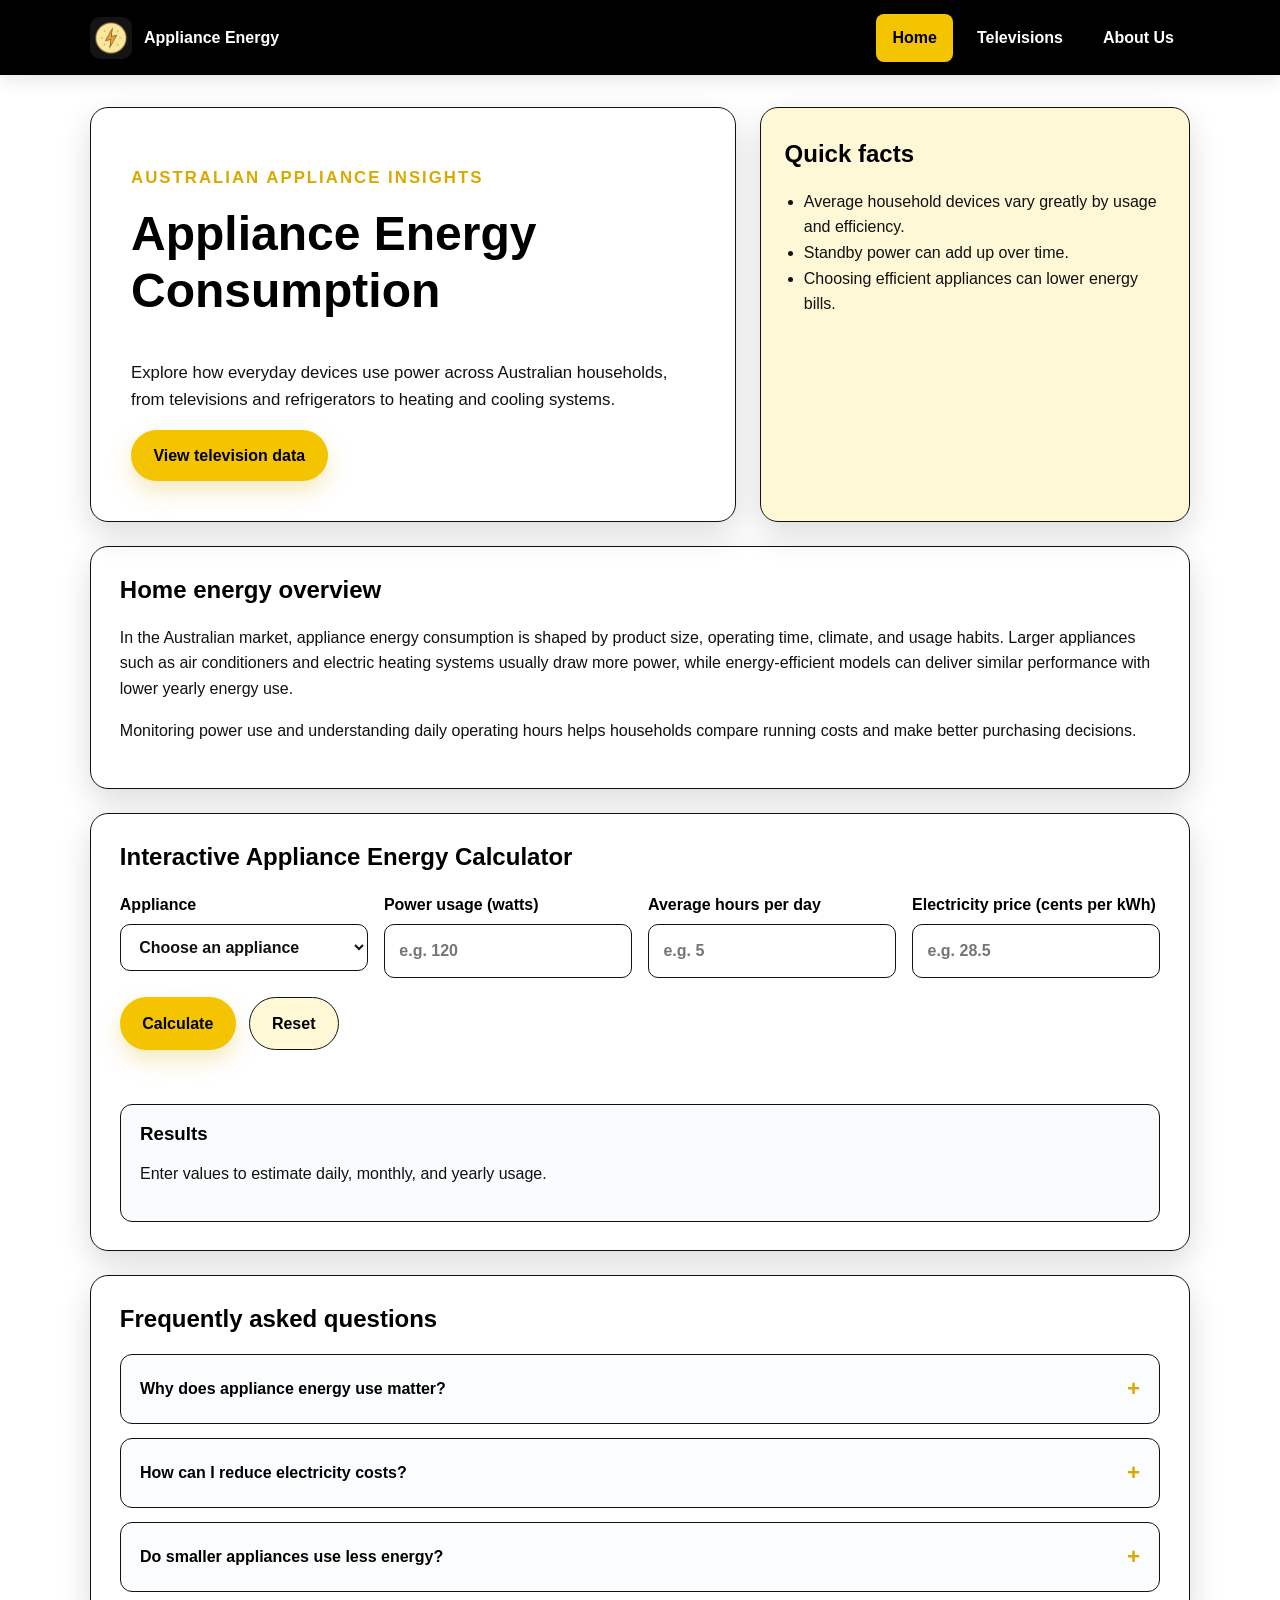
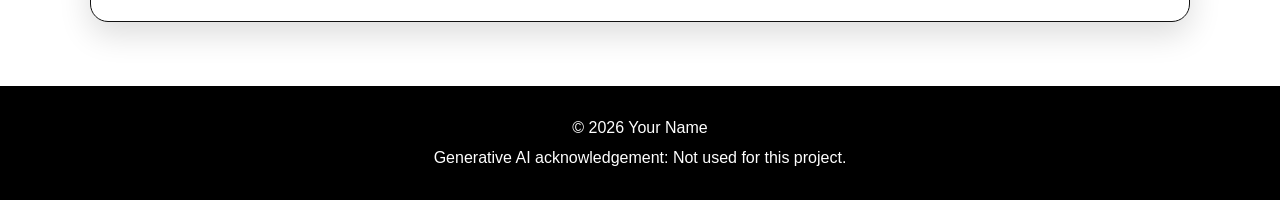
<file: Exercise 0.2/index.html>
<!DOCTYPE html>
<html lang="en">
  <head>
    <meta charset="UTF-8" />
    <meta name="viewport" content="width=device-width, initial-scale=1.0" />
    <title>Appliance Energy Consumption Website | Home</title>
    <link rel="stylesheet" href="assets/css/styles.css" />
  </head>
  <body>
    <header class="site-header">
      <nav class="top-nav" aria-label="Primary navigation">
        <a class="brand" href="index.html" aria-label="Go to home page">
          <img src="PowerIcon.png" alt="Power logo" />
          <span>Appliance Energy</span>
        </a>
        <div class="nav-links">
          <a class="nav-link" href="index.html">Home</a>
          <a class="nav-link" href="televisions.html">Televisions</a>
          <a class="nav-link" href="about.html">About Us</a>
        </div>
      </nav>
    </header>

    <main>
      <section class="hero">
        <div class="hero-copy">
          <p class="eyebrow">Australian appliance insights</p>
          <h1>Appliance Energy Consumption</h1>
          <p>
            Explore how everyday devices use power across Australian households,
            from televisions and refrigerators to heating and cooling systems.
          </p>
          <a class="button primary" href="televisions.html">View television data</a>
        </div>
        <div class="hero-panel">
          <h2>Quick facts</h2>
          <ul>
            <li>Average household devices vary greatly by usage and efficiency.</li>
            <li>Standby power can add up over time.</li>
            <li>Choosing efficient appliances can lower energy bills.</li>
          </ul>
        </div>
      </section>

      <section class="content-card">
        <h2>Home energy overview</h2>
        <p>
          In the Australian market, appliance energy consumption is shaped by product
          size, operating time, climate, and usage habits. Larger appliances such as
          air conditioners and electric heating systems usually draw more power, while
          energy-efficient models can deliver similar performance with lower yearly energy use.
        </p>
        <p>
          Monitoring power use and understanding daily operating hours helps households
          compare running costs and make better purchasing decisions.
        </p>
      </section>

      <section class="content-card calculator-card">
        <h2>Interactive Appliance Energy Calculator</h2>
        <form id="energy-form" novalidate>
          <div class="form-grid">
            <label>
              Appliance
              <select id="appliance" name="appliance">
                <option value="">Choose an appliance</option>
                <option value="60">Laptop</option>
                <option value="120">LED Television</option>
                <option value="180">Refrigerator</option>
                <option value="900">Air Conditioner</option>
                <option value="1500">Electric Heater</option>
              </select>
            </label>

            <label>
              Power usage (watts)
              <input id="watts" name="watts" type="number" min="1" step="1" placeholder="e.g. 120" />
            </label>

            <label>
              Average hours per day
              <input id="hours" name="hours" type="number" min="0.1" step="0.1" placeholder="e.g. 5" />
            </label>

            <label>
              Electricity price (cents per kWh)
              <input id="price" name="price" type="number" min="0.1" step="0.1" placeholder="e.g. 28.5" />
            </label>
          </div>

          <div class="form-actions">
            <button type="submit" class="button primary">Calculate</button>
            <button type="reset" class="button secondary">Reset</button>
          </div>
        </form>

        <div id="calc-message" class="calc-message" aria-live="polite"></div>

        <div id="calc-results" class="results-panel" aria-live="polite">
          <h3>Results</h3>
          <p>Enter values to estimate daily, monthly, and yearly usage.</p>
        </div>
      </section>

      <section class="content-card faq-section">
        <h2>Frequently asked questions</h2>

        <div class="faq-item">
          <button class="faq-question" type="button" aria-expanded="false">
            Why does appliance energy use matter?
          </button>
          <div class="faq-answer">
            <p>
              Energy use affects household running costs, carbon emissions, and comfort.
              Understanding how much power a device consumes helps people choose more efficient options.
            </p>
          </div>
        </div>

        <div class="faq-item">
          <button class="faq-question" type="button" aria-expanded="false">
            How can I reduce electricity costs?
          </button>
          <div class="faq-answer">
            <p>
              Reducing operating hours, prioritising energy-efficient appliances, and switching off standby devices can all decrease electricity use.
            </p>
          </div>
        </div>

        <div class="faq-item">
          <button class="faq-question" type="button" aria-expanded="false">
            Do smaller appliances use less energy?
          </button>
          <div class="faq-answer">
            <p>
              Not always. A small device can still consume significant energy if it runs for many hours each day, while a large appliance may be efficient when used sparingly.
            </p>
          </div>
        </div>
      </section>
    </main>

    <footer class="site-footer">
      <p>© <span id="year"></span> Your Name</p>
      <p>Generative AI acknowledgement: Not used for this project.</p>
    </footer>

    <script src="assets/js/main.js"></script>
  </body>
</html>
</file>
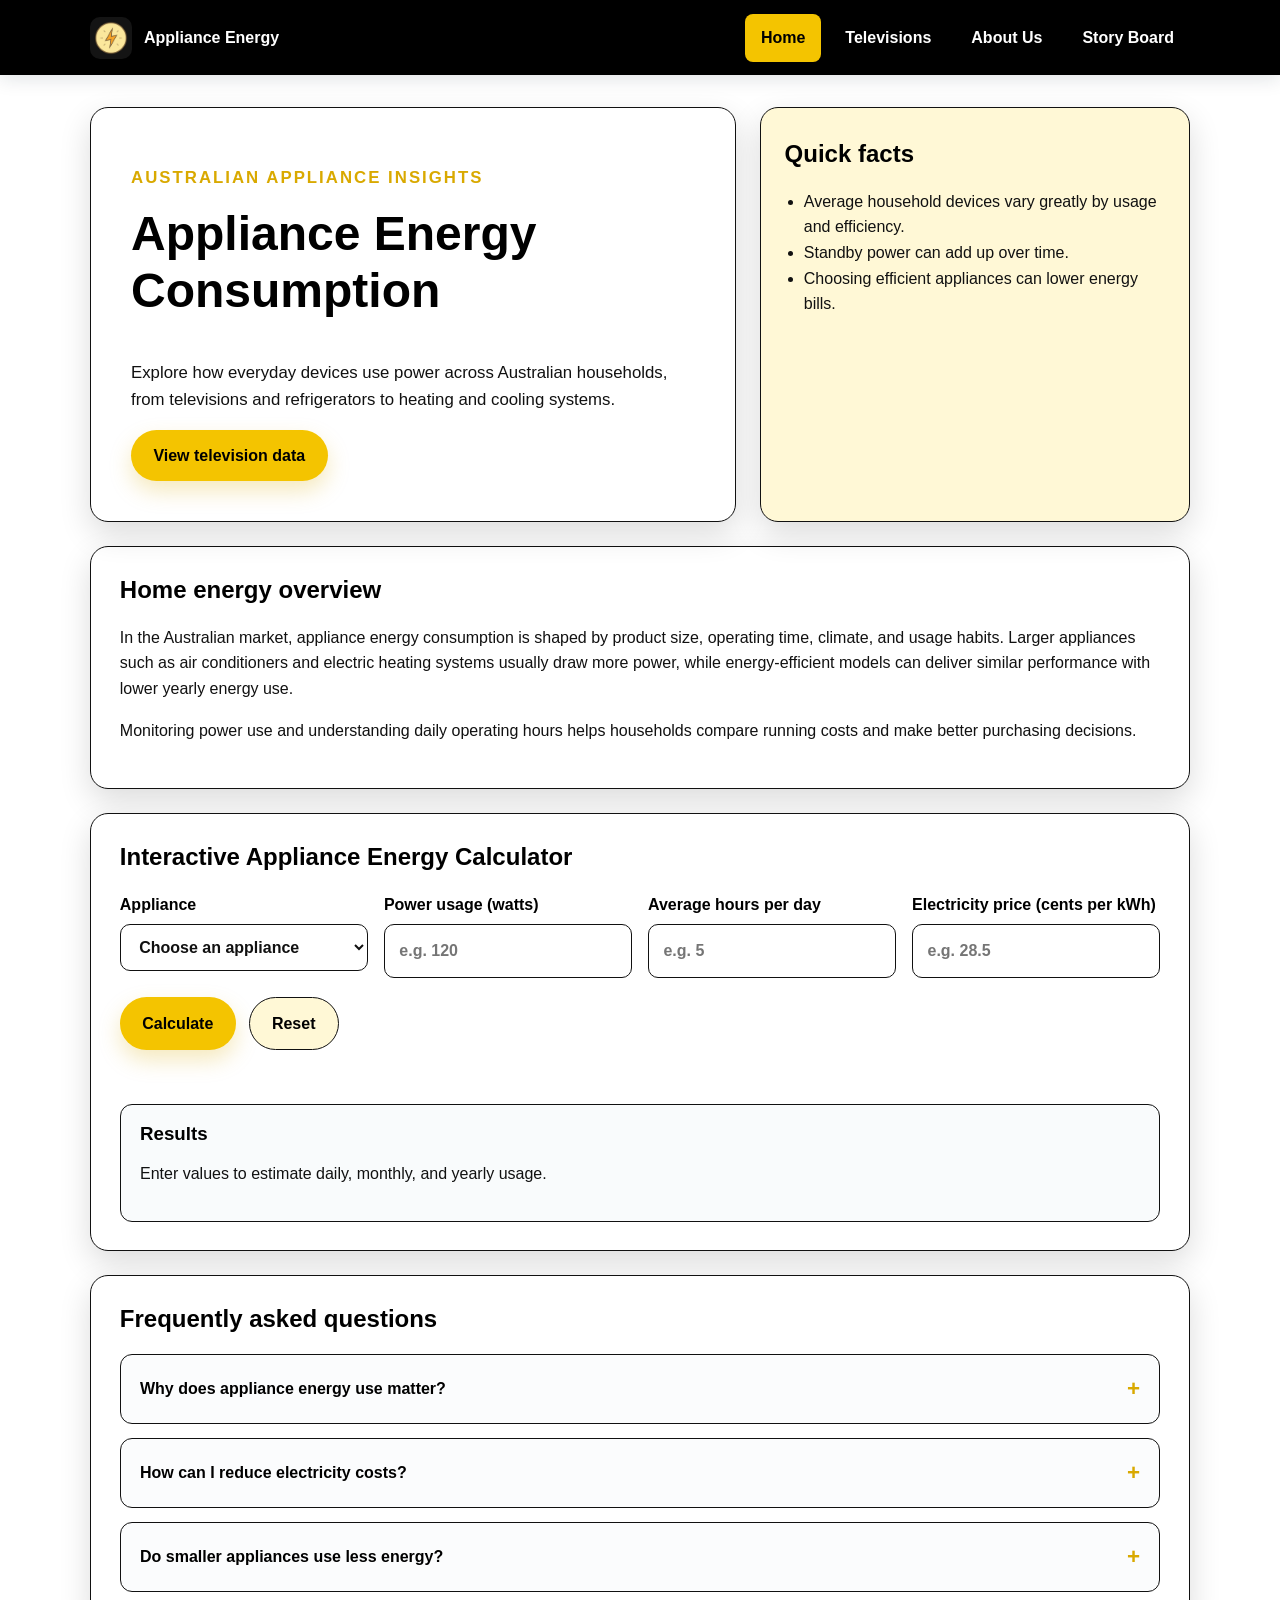
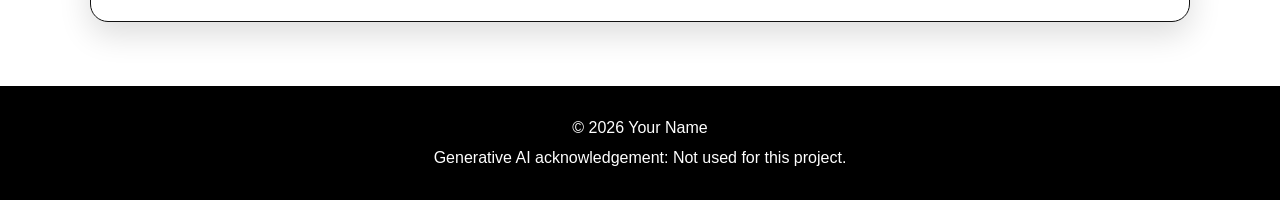
<file: Exercise 3/index.html>
<!DOCTYPE html>
<html lang="en">
  <head>
    <meta charset="UTF-8" />
    <meta name="viewport" content="width=device-width, initial-scale=1.0" />
    <title>Appliance Energy Consumption Website | Home</title>
    <link rel="stylesheet" href="assets/css/styles.css" />
  </head>
  <body>
    <header class="site-header">
      <nav class="top-nav" aria-label="Primary navigation">
        <a class="brand" href="index.html" aria-label="Go to home page">
          <img src="PowerIcon.png" alt="Power logo" />
          <span>Appliance Energy</span>
        </a>
        <div class="nav-links">
          <a class="nav-link" href="index.html">Home</a>
          <a class="nav-link" href="televisions.html">Televisions</a>
          <a class="nav-link" href="about.html">About Us</a>
          <a class="nav-link" href="storyboard.html">Story Board</a>
        </div>
      </nav>
    </header>

    <main>
      <section class="hero">
        <div class="hero-copy">
          <p class="eyebrow">Australian appliance insights</p>
          <h1>Appliance Energy Consumption</h1>
          <p>
            Explore how everyday devices use power across Australian households,
            from televisions and refrigerators to heating and cooling systems.
          </p>
          <a class="button primary" href="televisions.html">View television data</a>
        </div>
        <div class="hero-panel">
          <h2>Quick facts</h2>
          <ul>
            <li>Average household devices vary greatly by usage and efficiency.</li>
            <li>Standby power can add up over time.</li>
            <li>Choosing efficient appliances can lower energy bills.</li>
          </ul>
        </div>
      </section>

      <section class="content-card">
        <h2>Home energy overview</h2>
        <p>
          In the Australian market, appliance energy consumption is shaped by product
          size, operating time, climate, and usage habits. Larger appliances such as
          air conditioners and electric heating systems usually draw more power, while
          energy-efficient models can deliver similar performance with lower yearly energy use.
        </p>
        <p>
          Monitoring power use and understanding daily operating hours helps households
          compare running costs and make better purchasing decisions.
        </p>
      </section>

      <section class="content-card calculator-card">
        <h2>Interactive Appliance Energy Calculator</h2>
        <form id="energy-form" novalidate>
          <div class="form-grid">
            <label>
              Appliance
              <select id="appliance" name="appliance">
                <option value="">Choose an appliance</option>
                <option value="60">Laptop</option>
                <option value="120">LED Television</option>
                <option value="180">Refrigerator</option>
                <option value="900">Air Conditioner</option>
                <option value="1500">Electric Heater</option>
              </select>
            </label>

            <label>
              Power usage (watts)
              <input id="watts" name="watts" type="number" min="1" step="1" placeholder="e.g. 120" />
            </label>

            <label>
              Average hours per day
              <input id="hours" name="hours" type="number" min="0.1" step="0.1" placeholder="e.g. 5" />
            </label>

            <label>
              Electricity price (cents per kWh)
              <input id="price" name="price" type="number" min="0.1" step="0.1" placeholder="e.g. 28.5" />
            </label>
          </div>

          <div class="form-actions">
            <button type="submit" class="button primary">Calculate</button>
            <button type="reset" class="button secondary">Reset</button>
          </div>
        </form>

        <div id="calc-message" class="calc-message" aria-live="polite"></div>

        <div id="calc-results" class="results-panel" aria-live="polite">
          <h3>Results</h3>
          <p>Enter values to estimate daily, monthly, and yearly usage.</p>
        </div>
      </section>

      <section class="content-card faq-section">
        <h2>Frequently asked questions</h2>

        <div class="faq-item">
          <button class="faq-question" type="button" aria-expanded="false">
            Why does appliance energy use matter?
          </button>
          <div class="faq-answer">
            <p>
              Energy use affects household running costs, carbon emissions, and comfort.
              Understanding how much power a device consumes helps people choose more efficient options.
            </p>
          </div>
        </div>

        <div class="faq-item">
          <button class="faq-question" type="button" aria-expanded="false">
            How can I reduce electricity costs?
          </button>
          <div class="faq-answer">
            <p>
              Reducing operating hours, prioritising energy-efficient appliances, and switching off standby devices can all decrease electricity use.
            </p>
          </div>
        </div>

        <div class="faq-item">
          <button class="faq-question" type="button" aria-expanded="false">
            Do smaller appliances use less energy?
          </button>
          <div class="faq-answer">
            <p>
              Not always. A small device can still consume significant energy if it runs for many hours each day, while a large appliance may be efficient when used sparingly.
            </p>
          </div>
        </div>
      </section>
    </main>

    <footer class="site-footer">
      <p>© <span id="year"></span> Your Name</p>
      <p>Generative AI acknowledgement: Not used for this project.</p>
    </footer>

    <script src="assets/js/main.js"></script>
  </body>
</html>
</file>
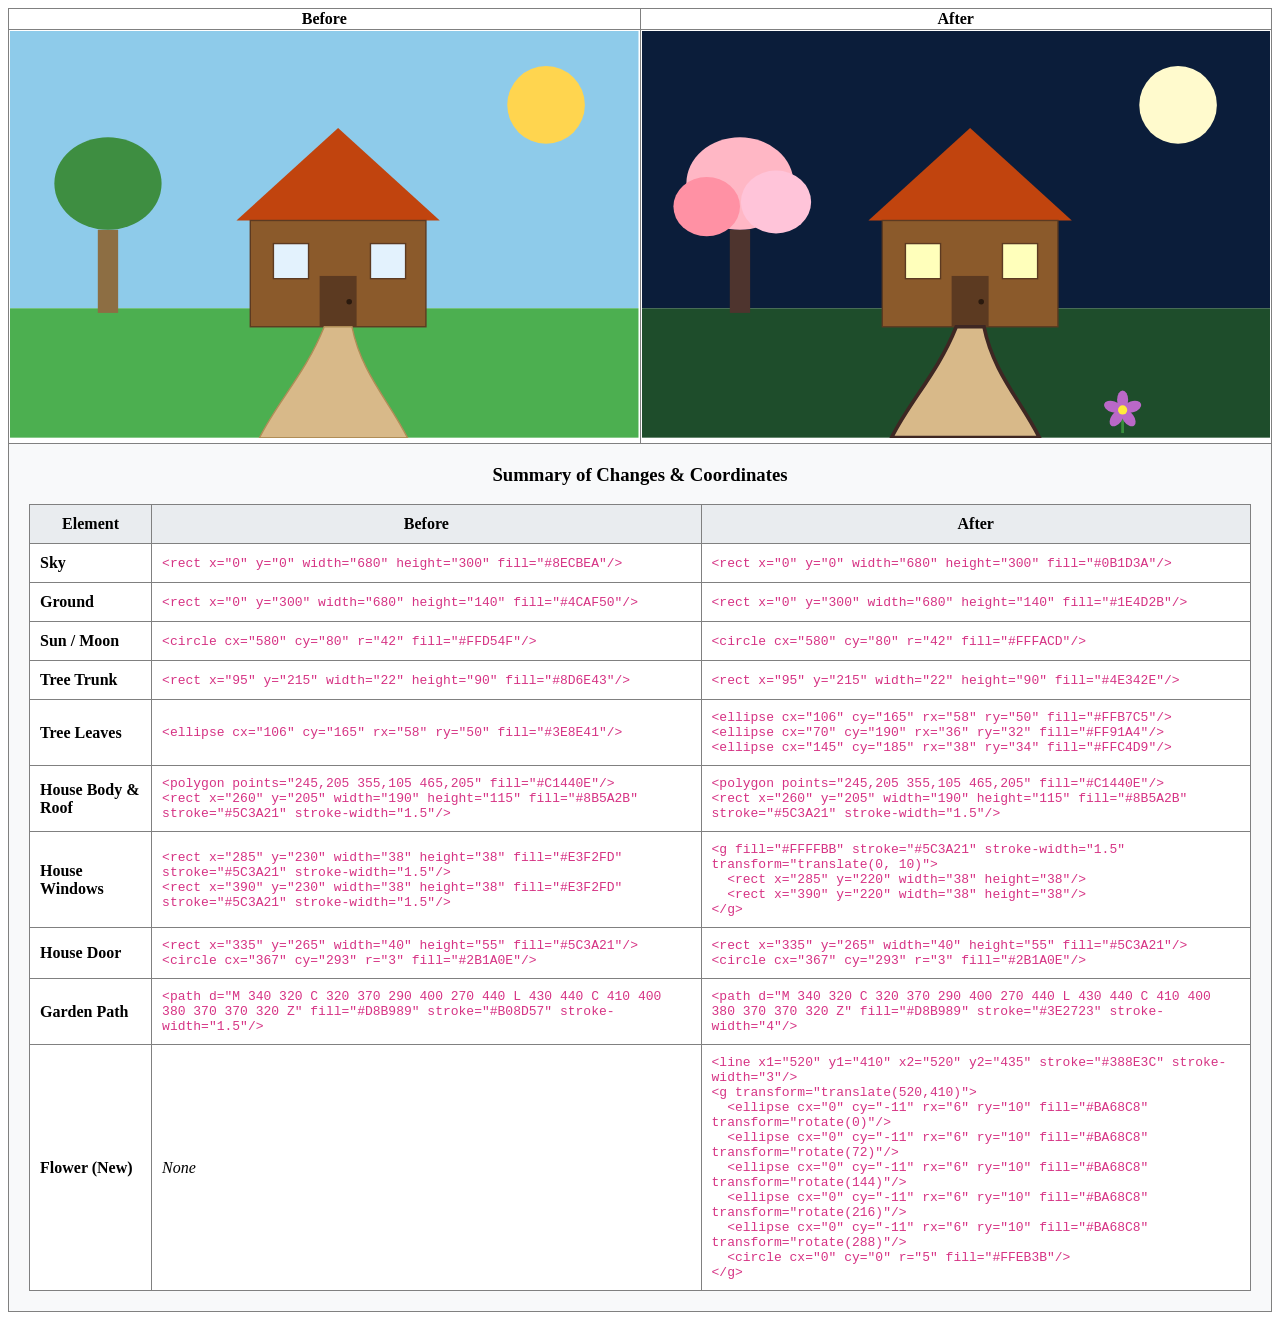
<file: Exercise 4/Exercise 4.1/index.html>
<!DOCTYPE html>
<html lang="en">
<head>
<meta charset="UTF-8">
<title>My SVG Garden Comparison</title>
<style>
    /* 让代码块更好看一点 */
    pre {
        margin: 0;
        white-space: pre-wrap;
        word-wrap: break-word;
        font-family: monospace;
        font-size: 13px;
        color: #d63384;
    }
</style>
</head>
<body>

<table border="1" style="width: 100%; text-align: center; border-collapse: collapse;">
    <thead>
        <tr>
            <th>Before</th>
            <th>After</th>
        </tr>
    </thead>
    <tbody>
        <tr>
            <!-- 1. Before: -->
            <td style="width: 50%;">
                <svg width="100%" viewBox="0 0 680 440" xmlns="http://www.w3.org/2000/svg" role="img">
                    <title>House and garden illustration</title>
                    <desc>A brown house with an orange roof under a blue sky, next to a green tree, a sun, a garden path, and three flowers on green grass.</desc>

                    <!-- Sky -->
                    <rect x="0" y="0" width="680" height="300" fill="#8ECBEA"/>
                    <!-- Ground -->
                    <rect x="0" y="300" width="680" height="140" fill="#4CAF50"/>

                    <!-- Sun -->
                    <circle cx="580" cy="80" r="42" fill="#FFD54F"/>

                    <!-- Tree -->
                    <rect x="95" y="215" width="22" height="90" fill="#8D6E43"/>
                    <ellipse cx="106" cy="165" rx="58" ry="50" fill="#3E8E41"/>

                    <!-- House -->
                    <polygon points="245,205 355,105 465,205" fill="#C1440E"/>
                    <rect x="260" y="205" width="190" height="115" fill="#8B5A2B" stroke="#5C3A21" stroke-width="1.5"/>
                    <rect x="285" y="230" width="38" height="38" fill="#E3F2FD" stroke="#5C3A21" stroke-width="1.5"/>
                    <rect x="390" y="230" width="38" height="38" fill="#E3F2FD" stroke="#5C3A21" stroke-width="1.5"/>
                    <rect x="335" y="265" width="40" height="55" fill="#5C3A21"/>
                    <circle cx="367" cy="293" r="3" fill="#2B1A0E"/>

                    <!-- Garden path -->
                    <path d="M 340 320 C 320 370 290 400 270 440 L 430 440 C 410 400 380 370 370 320 Z" fill="#D8B989" stroke="#B08D57" stroke-width="1.5"/>
                </svg>
            </td>
            
            <!-- 2. After  -->
            <td style="width: 50%;">
                <svg width="100%" viewBox="0 0 680 440" xmlns="http://www.w3.org/2000/svg" role="img">
                    <title>House and garden illustration</title>
                    <desc>A brown house with an orange roof under a blue sky, next to a green tree, a sun, a garden path, and three flowers on green grass.</desc>

                    <!-- Sky -->
                    <rect x="0" y="0" width="680" height="300" fill="#0B1D3A"/>
                    <!-- Ground -->
                    <rect x="0" y="300" width="680" height="140" fill="#1E4D2B"/>

                    <!-- Moon -->
                    <circle cx="580" cy="80" r="42" fill="#FFFACD"/>

                    <!-- Tree -->
                    <rect x="95" y="215" width="22" height="90" fill="#4E342E"/>
                    <ellipse cx="106" cy="165" rx="58" ry="50" fill="#FFB7C5"/> 
                    <ellipse cx="70" cy="190" rx="36" ry="32" fill="#FF91A4"/> 
                    <ellipse cx="145" cy="185" rx="38" ry="34" fill="#FFC4D9"/>

                    <line x1="520" y1="410" x2="520" y2="435" stroke="#388E3C" stroke-width="3"/>

                    <g transform="translate(520,410)">
                        <ellipse cx="0" cy="-11" rx="6" ry="10" fill="#BA68C8" transform="rotate(0)"/>
                        <ellipse cx="0" cy="-11" rx="6" ry="10" fill="#BA68C8" transform="rotate(72)"/>
                        <ellipse cx="0" cy="-11" rx="6" ry="10" fill="#BA68C8" transform="rotate(144)"/>
                        <ellipse cx="0" cy="-11" rx="6" ry="10" fill="#BA68C8" transform="rotate(216)"/>
                        <ellipse cx="0" cy="-11" rx="6" ry="10" fill="#BA68C8" transform="rotate(288)"/>
                        <circle cx="0" cy="0" r="5" fill="#FFEB3B"/>
                    </g>

                    <!-- House -->
                    <polygon points="245,205 355,105 465,205" fill="#C1440E"/>
                    <rect x="260" y="205" width="190" height="115" fill="#8B5A2B" stroke="#5C3A21" stroke-width="1.5"/>

                    <g fill="#FFFFBB" stroke="#5C3A21" stroke-width="1.5" transform="translate(0, 10)">
                        <rect x="285" y="220" width="38" height="38"/>
                        <rect x="390" y="220" width="38" height="38"/>
                    </g>

                    <rect x="335" y="265" width="40" height="55" fill="#5C3A21"/>
                    <circle cx="367" cy="293" r="3" fill="#2B1A0E"/>

                    <!-- Garden path -->
                    <path d="M 340 320 C 320 370 290 400 270 440 L 430 440 C 410 400 380 370 370 320 Z" fill="#D8B989" stroke="#3E2723" stroke-width="4"/>
                </svg> 
            </td>
        </tr>
        
        <!-- 3. table -->
        <tr>
            <td colspan="3" style="padding: 20px; background-color: #f8f9fa;">
                <h3 style="margin-top: 0;">Summary of Changes & Coordinates</h3>
                
                <table border="1" style="width: 100%; text-align: left; border-collapse: collapse; background-color: #ffffff;">
                    <thead style="background-color: #e9ecef; text-align: center;">
                        <tr>
                            <th style="padding: 10px; width: 10%;">Element</th>
                            <th style="padding: 10px; width: 45%;">Before</th>
                            <th style="padding: 10px; width: 45%;">After</th>
                        </tr>
                    </thead>
                    <tbody>
                        <tr>
                            <td style="padding: 10px; font-weight: bold;">Sky</td>
                            <td style="padding: 10px;"><pre>&lt;rect x="0" y="0" width="680" height="300" fill="#8ECBEA"/&gt;</pre></td>
                            <td style="padding: 10px;"><pre>&lt;rect x="0" y="0" width="680" height="300" fill="#0B1D3A"/&gt;</pre></td>
                        </tr>
                        <tr>
                            <td style="padding: 10px; font-weight: bold;">Ground</td>
                            <td style="padding: 10px;"><pre>&lt;rect x="0" y="300" width="680" height="140" fill="#4CAF50"/&gt;</pre></td>
                            <td style="padding: 10px;"><pre>&lt;rect x="0" y="300" width="680" height="140" fill="#1E4D2B"/&gt;</pre></td>
                        </tr>
                        <tr>
                            <td style="padding: 10px; font-weight: bold;">Sun / Moon</td>
                            <td style="padding: 10px;"><pre>&lt;circle cx="580" cy="80" r="42" fill="#FFD54F"/&gt;</pre></td>
                            <td style="padding: 10px;"><pre>&lt;circle cx="580" cy="80" r="42" fill="#FFFACD"/&gt;</pre></td>
                        </tr>
                        <tr>
                            <td style="padding: 10px; font-weight: bold;">Tree Trunk</td>
                            <td style="padding: 10px;"><pre>&lt;rect x="95" y="215" width="22" height="90" fill="#8D6E43"/&gt;</pre></td>
                            <td style="padding: 10px;"><pre>&lt;rect x="95" y="215" width="22" height="90" fill="#4E342E"/&gt;</pre></td>
                        </tr>
                        <tr>
                            <td style="padding: 10px; font-weight: bold;">Tree Leaves</td>
                            <td style="padding: 10px;"><pre>&lt;ellipse cx="106" cy="165" rx="58" ry="50" fill="#3E8E41"/&gt;</pre></td>
                            <td style="padding: 10px;"><pre>&lt;ellipse cx="106" cy="165" rx="58" ry="50" fill="#FFB7C5"/&gt;
&lt;ellipse cx="70" cy="190" rx="36" ry="32" fill="#FF91A4"/&gt;
&lt;ellipse cx="145" cy="185" rx="38" ry="34" fill="#FFC4D9"/&gt;</pre></td>
                        </tr>
                        <tr>
                            <td style="padding: 10px; font-weight: bold;">House Body & Roof</td>
                            <td style="padding: 10px;"><pre>&lt;polygon points="245,205 355,105 465,205" fill="#C1440E"/&gt;
&lt;rect x="260" y="205" width="190" height="115" fill="#8B5A2B" stroke="#5C3A21" stroke-width="1.5"/&gt;</pre></td>
                            <td style="padding: 10px;"><pre>&lt;polygon points="245,205 355,105 465,205" fill="#C1440E"/&gt;
&lt;rect x="260" y="205" width="190" height="115" fill="#8B5A2B" stroke="#5C3A21" stroke-width="1.5"/&gt;
<!-- Unchanged --></pre></td>
                        </tr>
                        <tr>
                            <td style="padding: 10px; font-weight: bold;">House Windows</td>
                            <td style="padding: 10px;"><pre>&lt;rect x="285" y="230" width="38" height="38" fill="#E3F2FD" stroke="#5C3A21" stroke-width="1.5"/&gt;
&lt;rect x="390" y="230" width="38" height="38" fill="#E3F2FD" stroke="#5C3A21" stroke-width="1.5"/&gt;</pre></td>
                            <td style="padding: 10px;"><pre>&lt;g fill="#FFFFBB" stroke="#5C3A21" stroke-width="1.5" transform="translate(0, 10)"&gt;
  &lt;rect x="285" y="220" width="38" height="38"/&gt;
  &lt;rect x="390" y="220" width="38" height="38"/&gt;
&lt;/g&gt;</pre></td>
                        </tr>
                        <tr>
                            <td style="padding: 10px; font-weight: bold;">House Door</td>
                            <td style="padding: 10px;"><pre>&lt;rect x="335" y="265" width="40" height="55" fill="#5C3A21"/&gt;
&lt;circle cx="367" cy="293" r="3" fill="#2B1A0E"/&gt;</pre></td>
                            <td style="padding: 10px;"><pre>&lt;rect x="335" y="265" width="40" height="55" fill="#5C3A21"/&gt;
&lt;circle cx="367" cy="293" r="3" fill="#2B1A0E"/&gt;
<!-- Unchanged --></pre></td>
                        </tr>
                        <tr>
                            <td style="padding: 10px; font-weight: bold;">Garden Path</td>
                            <td style="padding: 10px;"><pre>&lt;path d="M 340 320 C 320 370 290 400 270 440 L 430 440 C 410 400 380 370 370 320 Z" fill="#D8B989" stroke="#B08D57" stroke-width="1.5"/&gt;</pre></td>
                            <td style="padding: 10px;"><pre>&lt;path d="M 340 320 C 320 370 290 400 270 440 L 430 440 C 410 400 380 370 370 320 Z" fill="#D8B989" stroke="#3E2723" stroke-width="4"/&gt;</pre></td>
                        </tr>
                        <tr>
                            <td style="padding: 10px; font-weight: bold;">Flower (New)</td>
                            <td style="padding: 10px;"><em>None</em></td>
                            <td style="padding: 10px;"><pre>&lt;line x1="520" y1="410" x2="520" y2="435" stroke="#388E3C" stroke-width="3"/&gt;
&lt;g transform="translate(520,410)"&gt;
  &lt;ellipse cx="0" cy="-11" rx="6" ry="10" fill="#BA68C8" transform="rotate(0)"/&gt;
  &lt;ellipse cx="0" cy="-11" rx="6" ry="10" fill="#BA68C8" transform="rotate(72)"/&gt;
  &lt;ellipse cx="0" cy="-11" rx="6" ry="10" fill="#BA68C8" transform="rotate(144)"/&gt;
  &lt;ellipse cx="0" cy="-11" rx="6" ry="10" fill="#BA68C8" transform="rotate(216)"/&gt;
  &lt;ellipse cx="0" cy="-11" rx="6" ry="10" fill="#BA68C8" transform="rotate(288)"/&gt;
  &lt;circle cx="0" cy="0" r="5" fill="#FFEB3B"/&gt;
&lt;/g&gt;</pre></td>
                        </tr>
                    </tbody>
                </table>
            </td>
        </tr>
    </tbody>
</table>

</body>
</html>
</file>
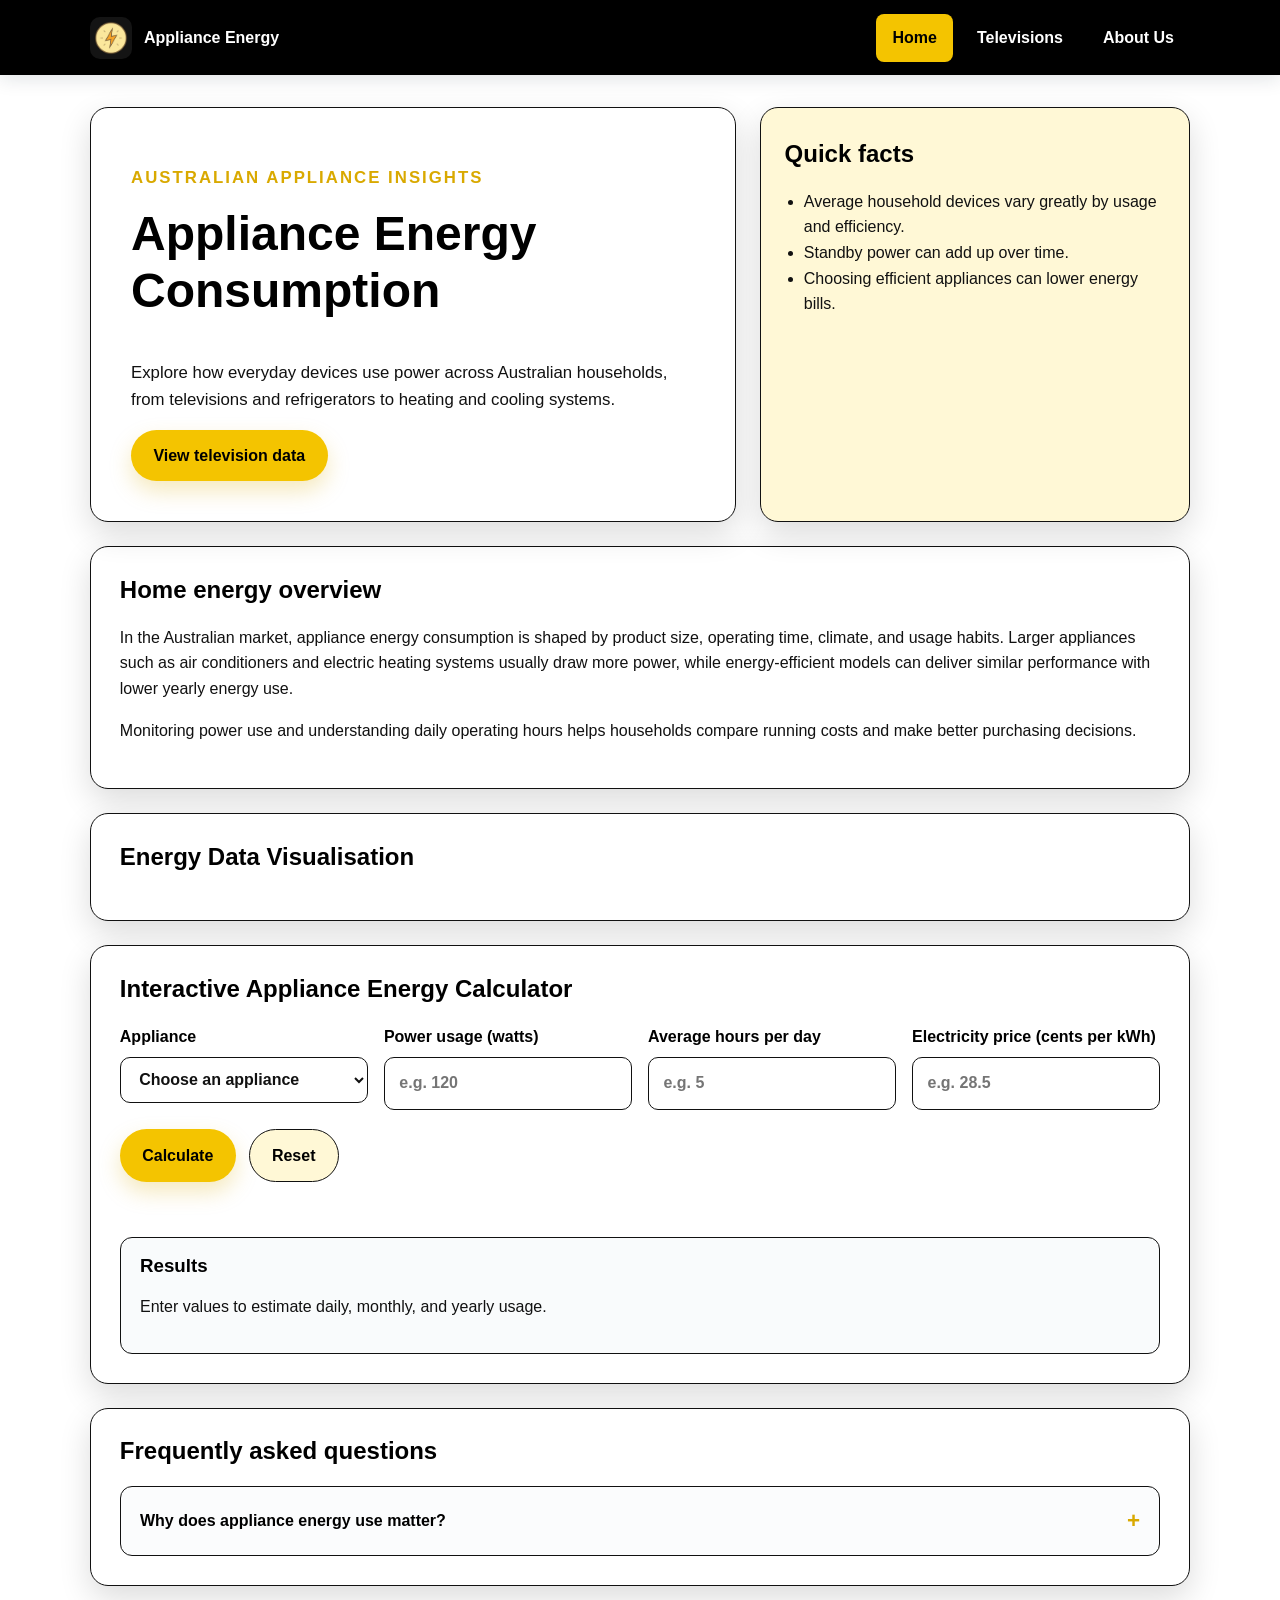
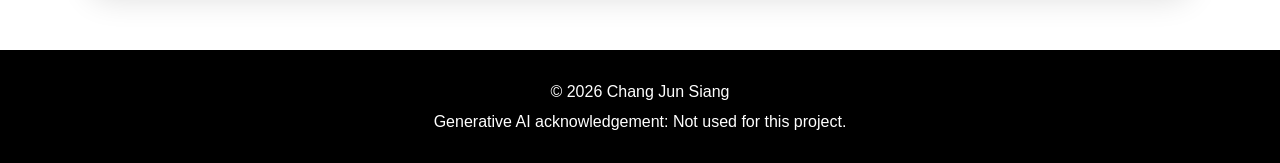
<file: Exercise 4/Exercise 4.3/index.html>
<!DOCTYPE html>
<html lang="en">

<head>
  <meta charset="UTF-8" />
  <meta name="viewport" content="width=device-width, initial-scale=1.0" />
  <title>Appliance Energy Consumption Website | Home</title>
  <link rel="stylesheet" href="assets/css/styles.css" />
</head>

<body>
  <header class="site-header">
    <nav class="top-nav" aria-label="Primary navigation">
      <a class="brand" href="index.html" aria-label="Go to home page">
        <img src="PowerIcon.png" alt="Power logo" />
        <span>Appliance Energy</span>
      </a>
      <div class="nav-links">
        <a class="nav-link" href="index.html">Home</a>
        <a class="nav-link" href="televisions.html">Televisions</a>
        <a class="nav-link" href="about.html">About Us</a>
      </div>
    </nav>
  </header>

  <main>
    <section class="hero">
      <div class="hero-copy">
        <p class="eyebrow">Australian appliance insights</p>
        <h1>Appliance Energy Consumption</h1>
        <p>
          Explore how everyday devices use power across Australian households,
          from televisions and refrigerators to heating and cooling systems.
        </p>
        <a class="button primary" href="televisions.html">View television data</a>
      </div>
      <div class="hero-panel">
        <h2>Quick facts</h2>
        <ul>
          <li>Average household devices vary greatly by usage and efficiency.</li>
          <li>Standby power can add up over time.</li>
          <li>Choosing efficient appliances can lower energy bills.</li>
        </ul>
      </div>
    </section>

    <section class="content-card">
      <h2>Home energy overview</h2>
      <p>
        In the Australian market, appliance energy consumption is shaped by product
        size, operating time, climate, and usage habits. Larger appliances such as
        air conditioners and electric heating systems usually draw more power, while
        energy-efficient models can deliver similar performance with lower yearly energy use.
      </p>
      <p>
        Monitoring power use and understanding daily operating hours helps households
        compare running costs and make better purchasing decisions.
      </p>
    </section>

    <!-- 【这是我帮你新增的区域：用来放 D3 图表】 -->
    <section class="content-card">
      <h2>Energy Data Visualisation</h2>
      <div class="responsive-svg-container"></div>
    </section>

    <section class="content-card calculator-card">
      <h2>Interactive Appliance Energy Calculator</h2>
      <form id="energy-form" novalidate>
        <div class="form-grid">
          <label>
            Appliance
            <select id="appliance" name="appliance">
              <option value="">Choose an appliance</option>
              <option value="60">Laptop</option>
              <option value="120">LED Television</option>
              <option value="180">Refrigerator</option>
              <option value="900">Air Conditioner</option>
              <option value="1500">Electric Heater</option>
            </select>
          </label>

          <label>
            Power usage (watts)
            <input id="watts" name="watts" type="number" min="1" step="1" placeholder="e.g. 120" />
          </label>

          <label>
            Average hours per day
            <input id="hours" name="hours" type="number" min="0.1" step="0.1" placeholder="e.g. 5" />
          </label>

          <label>
            Electricity price (cents per kWh)
            <input id="price" name="price" type="number" min="0.1" step="0.1" placeholder="e.g. 28.5" />
          </label>
        </div>

        <div class="form-actions">
          <button type="submit" class="button primary">Calculate</button>
          <button type="reset" class="button secondary">Reset</button>
        </div>
      </form>

      <div id="calc-message" class="calc-message" aria-live="polite"></div>

      <div id="calc-results" class="results-panel" aria-live="polite">
        <h3>Results</h3>
        <p>Enter values to estimate daily, monthly, and yearly usage.</p>
      </div>
    </section>

    <section class="content-card faq-section">
      <h2>Frequently asked questions</h2>
      <div class="faq-item">
        <button class="faq-question" type="button" aria-expanded="false">
          Why does appliance energy use matter?
        </button>
        <div class="faq-answer">
          <p>
            Energy use affects household running costs, carbon emissions, and comfort.
            Understanding how much power a device consumes helps people choose more efficient options.
          </p>
        </div>
      </div>
      <!-- 其他FAQ省略保持原样 -->
    </section>
  </main>

  <footer class="site-footer">
    <p>© <span id="year"></span> Chang Jun Siang</p>
    <p>Generative AI acknowledgement: Not used for this project.</p>
  </footer>

  <!-- 1. 必须先加载 D3 的工具库 -->
  <script src="https://d3js.org/d3.v7.min.js"></script>

  <!-- 2. 加载你原来的网页功能 (计算器、FAQ等) -->
  <script src="assets/js/main.js"></script>

  <!-- 3. 加载你刚刚新建的 D3 画图代码 -->
  <script src="assets/js/d3-chart.js"></script>
</body>

</html>
</file>
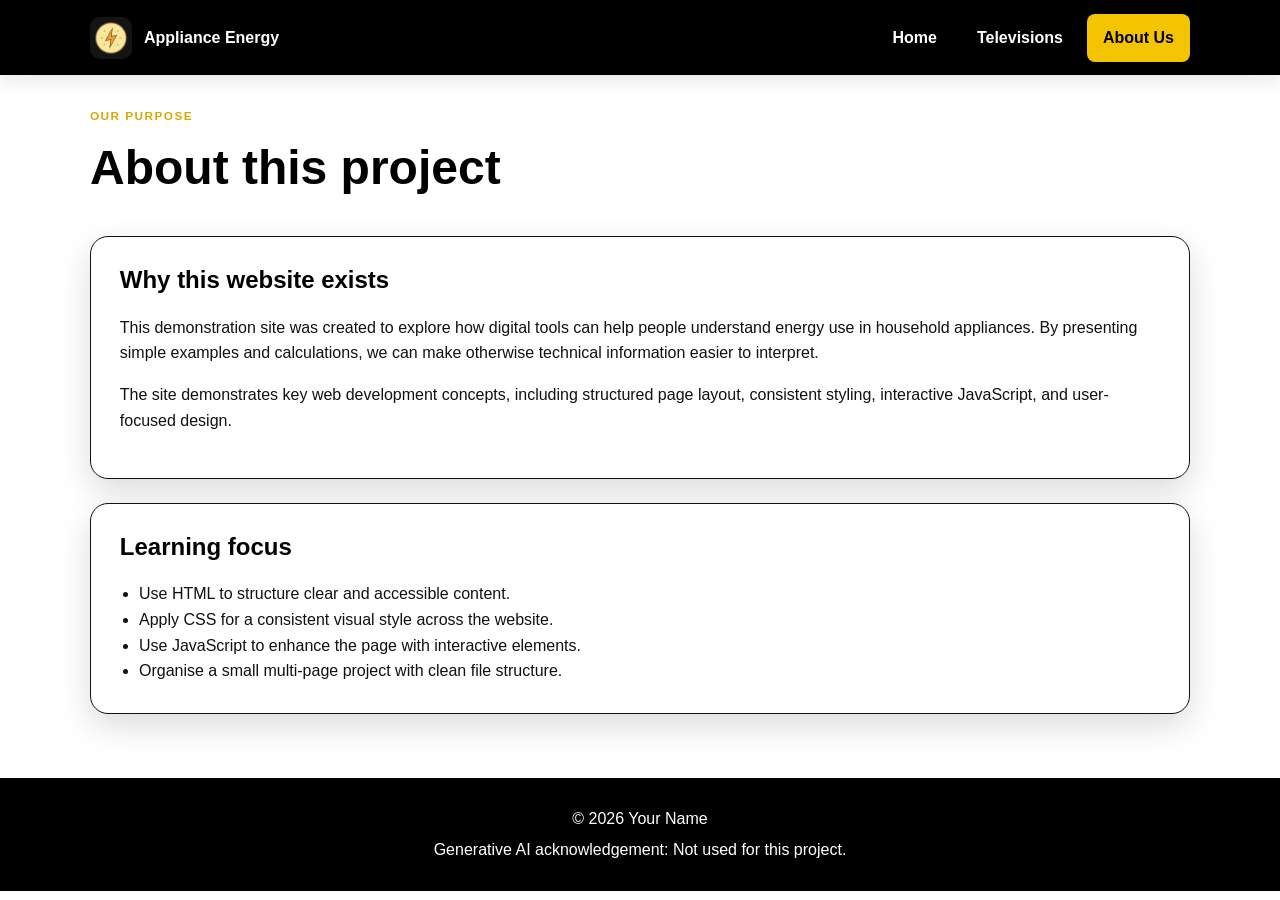
<file: Exercise 0.2/about.html>
<!DOCTYPE html>
<html lang="en">
  <head>
    <meta charset="UTF-8" />
    <meta name="viewport" content="width=device-width, initial-scale=1.0" />
    <title>Appliance Energy Consumption Website | About Us</title>
    <link rel="stylesheet" href="assets/css/styles.css" />
  </head>
  <body>
    <header class="site-header">
      <nav class="top-nav" aria-label="Primary navigation">
        <a class="brand" href="index.html" aria-label="Go to home page">
          <img src="PowerIcon.png" alt="Power logo" />
          <span>Appliance Energy</span>
        </a>
        <div class="nav-links">
          <a class="nav-link" href="index.html">Home</a>
          <a class="nav-link" href="televisions.html">Televisions</a>
          <a class="nav-link" href="about.html">About Us</a>
        </div>
      </nav>
    </header>

    <main>
      <section class="page-header">
        <p class="eyebrow">Our purpose</p>
        <h1>About this project</h1>
      </section>

      <section class="content-card">
        <h2>Why this website exists</h2>
        <p>
          This demonstration site was created to explore how digital tools can help people
          understand energy use in household appliances. By presenting simple examples and
          calculations, we can make otherwise technical information easier to interpret.
        </p>
        <p>
          The site demonstrates key web development concepts, including structured page layout,
          consistent styling, interactive JavaScript, and user-focused design.
        </p>
      </section>

      <section class="content-card">
        <h2>Learning focus</h2>
        <ul class="feature-list">
          <li>Use HTML to structure clear and accessible content.</li>
          <li>Apply CSS for a consistent visual style across the website.</li>
          <li>Use JavaScript to enhance the page with interactive elements.</li>
          <li>Organise a small multi-page project with clean file structure.</li>
        </ul>
      </section>
    </main>

    <footer class="site-footer">
      <p>© <span id="year"></span> Your Name</p>
      <p>Generative AI acknowledgement: Not used for this project.</p>
    </footer>

    <script src="assets/js/main.js"></script>
  </body>
</html>
</file>
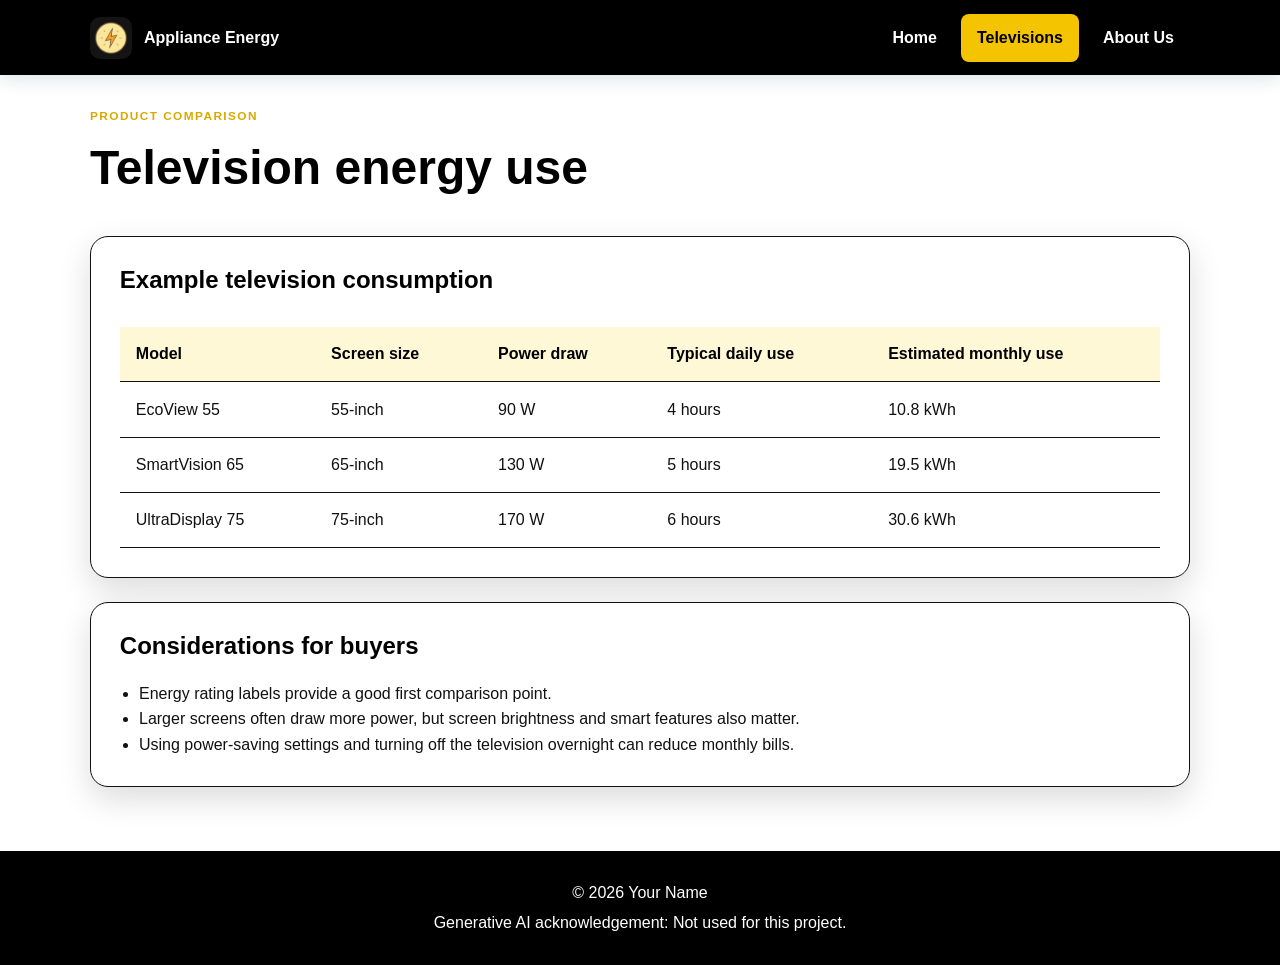
<file: Exercise 0.2/televisions.html>
<!DOCTYPE html>
<html lang="en">
  <head>
    <meta charset="UTF-8" />
    <meta name="viewport" content="width=device-width, initial-scale=1.0" />
    <title>Appliance Energy Consumption Website | Televisions</title>
    <link rel="stylesheet" href="assets/css/styles.css" />
  </head>
  <body>
    <header class="site-header">
      <nav class="top-nav" aria-label="Primary navigation">
        <a class="brand" href="index.html" aria-label="Go to home page">
          <img src="PowerIcon.png" alt="Power logo" />
          <span>Appliance Energy</span>
        </a>
        <div class="nav-links">
          <a class="nav-link" href="index.html">Home</a>
          <a class="nav-link" href="televisions.html">Televisions</a>
          <a class="nav-link" href="about.html">About Us</a>
        </div>
      </nav>
    </header>

    <main>
      <section class="page-header">
        <p class="eyebrow">Product comparison</p>
        <h1>Television energy use</h1>
      </section>

      <section class="content-card">
        <h2>Example television consumption</h2>
        <div class="table-wrap">
          <table>
            <thead>
              <tr>
                <th>Model</th>
                <th>Screen size</th>
                <th>Power draw</th>
                <th>Typical daily use</th>
                <th>Estimated monthly use</th>
              </tr>
            </thead>
            <tbody>
              <tr>
                <td>EcoView 55</td>
                <td>55-inch</td>
                <td>90 W</td>
                <td>4 hours</td>
                <td>10.8 kWh</td>
              </tr>
              <tr>
                <td>SmartVision 65</td>
                <td>65-inch</td>
                <td>130 W</td>
                <td>5 hours</td>
                <td>19.5 kWh</td>
              </tr>
              <tr>
                <td>UltraDisplay 75</td>
                <td>75-inch</td>
                <td>170 W</td>
                <td>6 hours</td>
                <td>30.6 kWh</td>
              </tr>
            </tbody>
          </table>
        </div>
      </section>

      <section class="content-card">
        <h2>Considerations for buyers</h2>
        <ul class="feature-list">
          <li>Energy rating labels provide a good first comparison point.</li>
          <li>Larger screens often draw more power, but screen brightness and smart features also matter.</li>
          <li>Using power-saving settings and turning off the television overnight can reduce monthly bills.</li>
        </ul>
      </section>
    </main>

    <footer class="site-footer">
      <p>© <span id="year"></span> Your Name</p>
      <p>Generative AI acknowledgement: Not used for this project.</p>
    </footer>

    <script src="assets/js/main.js"></script>
  </body>
</html>
</file>
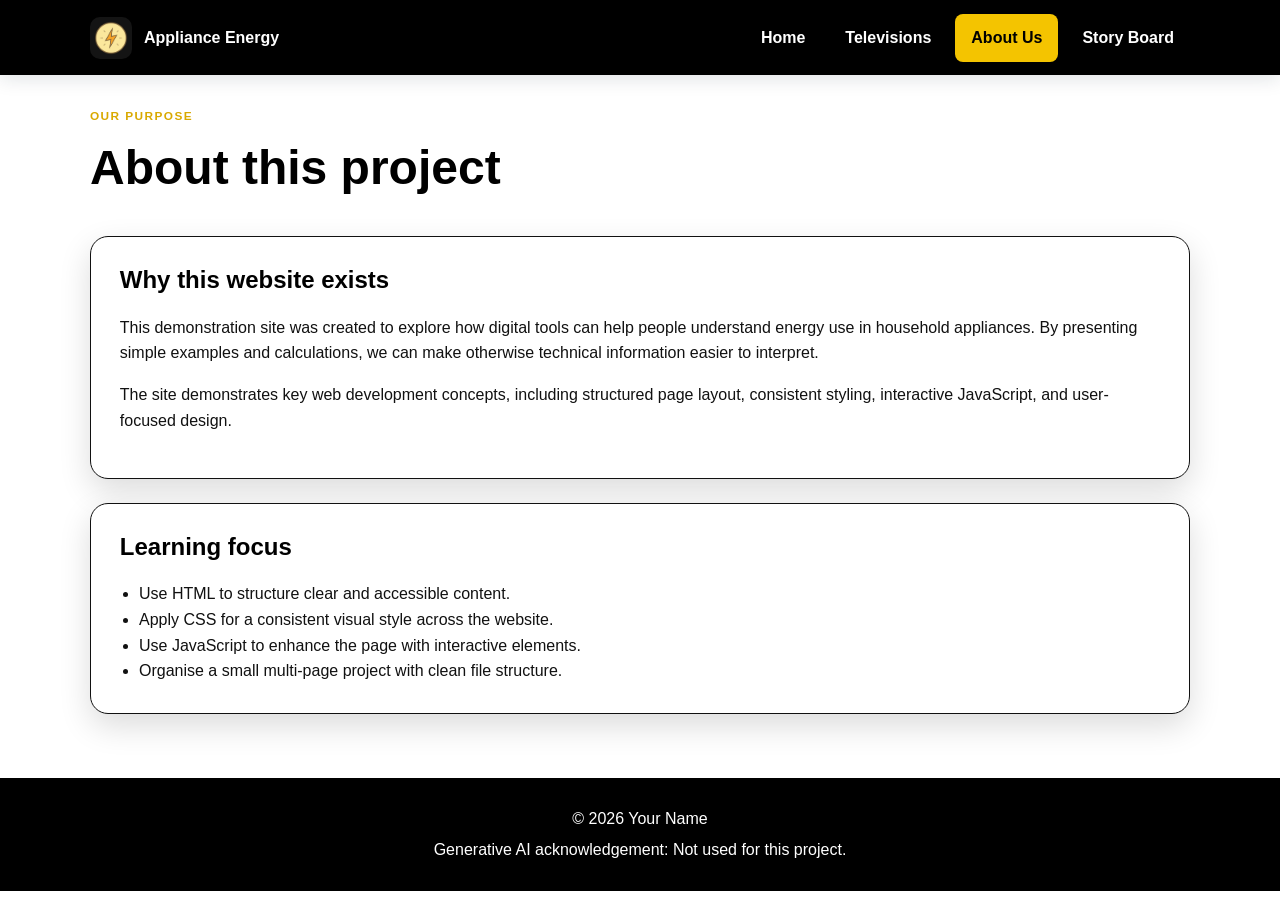
<file: Exercise 3/about.html>
<!DOCTYPE html>
<html lang="en">
  <head>
    <meta charset="UTF-8" />
    <meta name="viewport" content="width=device-width, initial-scale=1.0" />
    <title>Appliance Energy Consumption Website | About Us</title>
    <link rel="stylesheet" href="assets/css/styles.css" />
  </head>
  <body>
    <header class="site-header">
      <nav class="top-nav" aria-label="Primary navigation">
        <a class="brand" href="index.html" aria-label="Go to home page">
          <img src="PowerIcon.png" alt="Power logo" />
          <span>Appliance Energy</span>
        </a>
        <div class="nav-links">
          <a class="nav-link" href="index.html">Home</a>
          <a class="nav-link" href="televisions.html">Televisions</a>
          <a class="nav-link" href="about.html">About Us</a>
          <a class="nav-link" href="storyboard.html">Story Board</a>
        </div>
      </nav>
    </header>

    <main>
      <section class="page-header">
        <p class="eyebrow">Our purpose</p>
        <h1>About this project</h1>
      </section>

      <section class="content-card">
        <h2>Why this website exists</h2>
        <p>
          This demonstration site was created to explore how digital tools can help people
          understand energy use in household appliances. By presenting simple examples and
          calculations, we can make otherwise technical information easier to interpret.
        </p>
        <p>
          The site demonstrates key web development concepts, including structured page layout,
          consistent styling, interactive JavaScript, and user-focused design.
        </p>
      </section>

      <section class="content-card">
        <h2>Learning focus</h2>
        <ul class="feature-list">
          <li>Use HTML to structure clear and accessible content.</li>
          <li>Apply CSS for a consistent visual style across the website.</li>
          <li>Use JavaScript to enhance the page with interactive elements.</li>
          <li>Organise a small multi-page project with clean file structure.</li>
        </ul>
      </section>
    </main>

    <footer class="site-footer">
      <p>© <span id="year"></span> Your Name</p>
      <p>Generative AI acknowledgement: Not used for this project.</p>
    </footer>

    <script src="assets/js/main.js"></script>
  </body>
</html>
</file>
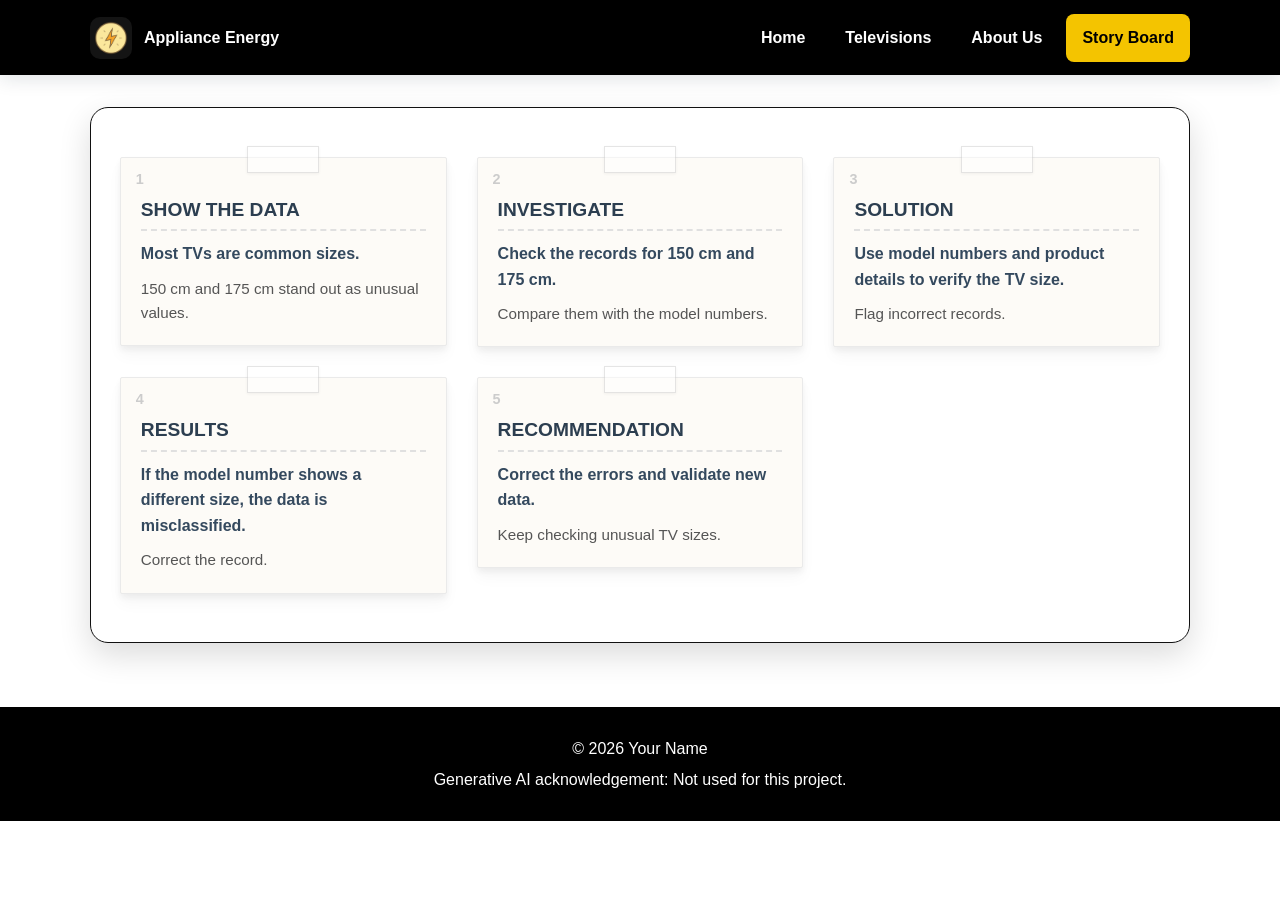
<file: Exercise 3/storyboard.html>
<!DOCTYPE html>
<html lang="en">
  <head>
    <meta charset="UTF-8" />
    <meta name="viewport" content="width=device-width, initial-scale=1.0" />
    <title>Appliance Energy Consumption Website | Story Board</title>
    <link rel="stylesheet" href="assets/css/styles.css" />
  </head>
  <body>
    <header class="site-header">
      <nav class="top-nav" aria-label="Primary navigation">
        <a class="brand" href="index.html" aria-label="Go to home page">
          <img src="PowerIcon.png" alt="Power logo" />
          <span>Appliance Energy</span>
        </a>
        <div class="nav-links">
          <a class="nav-link" href="index.html">Home</a>
          <a class="nav-link" href="televisions.html">Televisions</a>
          <a class="nav-link" href="about.html">About Us</a>
          <a class="nav-link" href="storyboard.html">Story Board</a>
        </div>
      </nav>
    </header>

    <main>
      <section class="content-card">
        <div id="storyboard-grid" class="storyboard-grid">
          <div class="paper-card">
            <span class="step-number">1</span>
            <h3>SHOW THE DATA</h3>
            <h4>Most TVs are common sizes.</h4>
            <p>150 cm and 175 cm stand out as unusual values.</p>
          </div>

          <div class="paper-card">
            <span class="step-number">2</span>
            <h3>INVESTIGATE</h3>
            <h4>Check the records for 150 cm and 175 cm.</h4>
            <p>Compare them with the model numbers.</p>
          </div>

          <div class="paper-card">
            <span class="step-number">3</span>
            <h3>SOLUTION</h3>
            <h4>Use model numbers and product details to verify the TV size.</h4>
            <p>Flag incorrect records.</p>
          </div>

          <div class="paper-card">
            <span class="step-number">4</span>
            <h3>RESULTS</h3>
            <h4>If the model number shows a different size, the data is misclassified.</h4>
            <p>Correct the record.</p>
          </div>
          
          <div class="paper-card">
            <span class="step-number">5</span>
            <h3>RECOMMENDATION</h3>
            <h4>Correct the errors and validate new data.</h4>
            <p>Keep checking unusual TV sizes.</p>
          </div>

        </div>
      </section>
    </main>

    <footer class="site-footer">
      <p>© <span id="year"></span> Your Name</p>
      <p>Generative AI acknowledgement: Not used for this project.</p>
    </footer>

    <script src="assets/js/main.js"></script>
  </body>
</html>
</file>
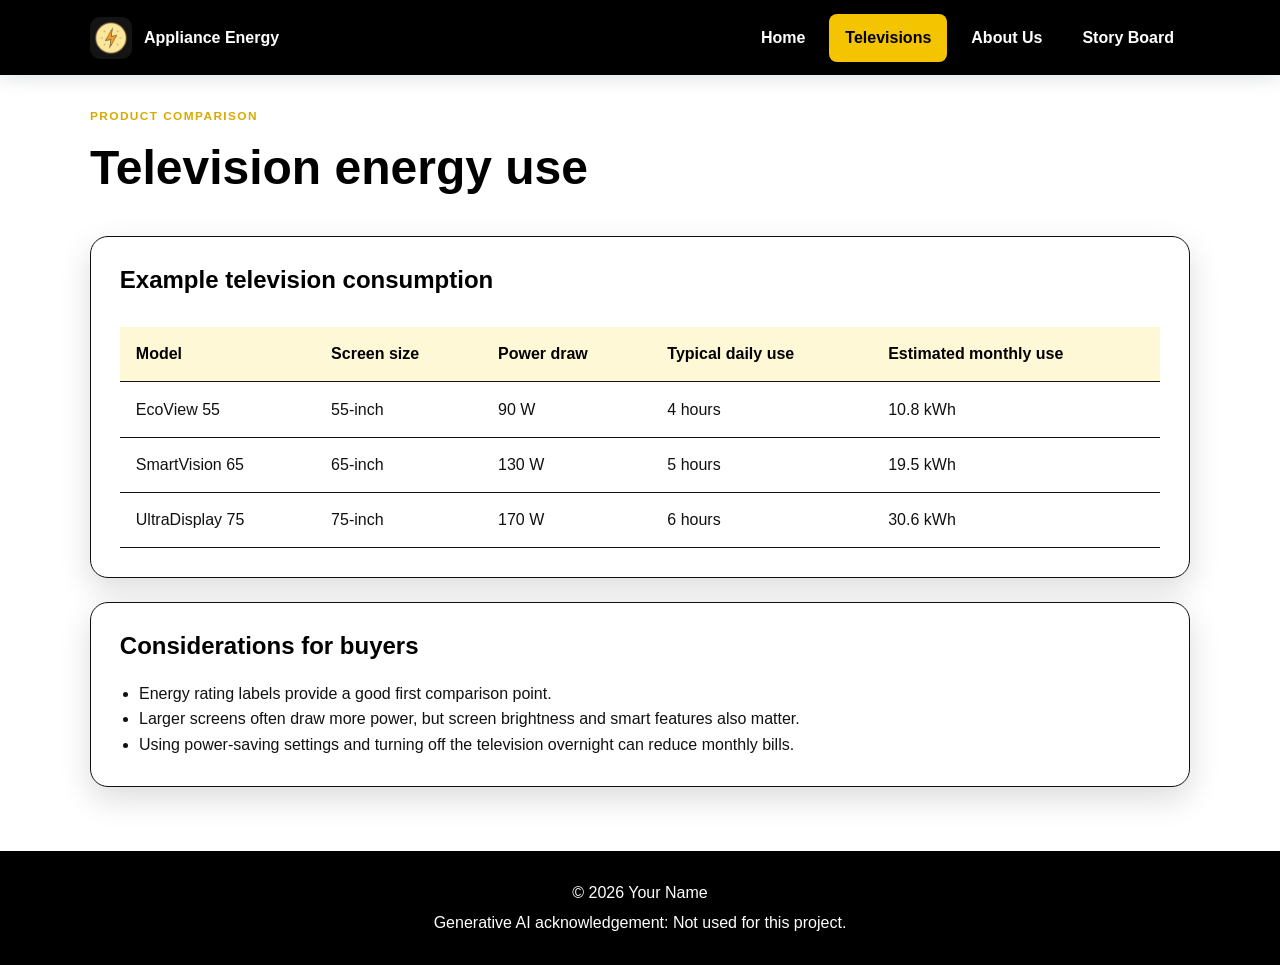
<file: Exercise 3/televisions.html>
<!DOCTYPE html>
<html lang="en">
  <head>
    <meta charset="UTF-8" />
    <meta name="viewport" content="width=device-width, initial-scale=1.0" />
    <title>Appliance Energy Consumption Website | Televisions</title>
    <link rel="stylesheet" href="assets/css/styles.css" />
  </head>
  <body>
    <header class="site-header">
      <nav class="top-nav" aria-label="Primary navigation">
        <a class="brand" href="index.html" aria-label="Go to home page">
          <img src="PowerIcon.png" alt="Power logo" />
          <span>Appliance Energy</span>
        </a>
        <div class="nav-links">
          <a class="nav-link" href="index.html">Home</a>
          <a class="nav-link" href="televisions.html">Televisions</a>
          <a class="nav-link" href="about.html">About Us</a>
          <a class="nav-link" href="storyboard.html">Story Board</a>
        </div>
      </nav>
    </header>

    <main>
      <section class="page-header">
        <p class="eyebrow">Product comparison</p>
        <h1>Television energy use</h1>
      </section>

      <section class="content-card">
        <h2>Example television consumption</h2>
        <div class="table-wrap">
          <table>
            <thead>
              <tr>
                <th>Model</th>
                <th>Screen size</th>
                <th>Power draw</th>
                <th>Typical daily use</th>
                <th>Estimated monthly use</th>
              </tr>
            </thead>
            <tbody>
              <tr>
                <td>EcoView 55</td>
                <td>55-inch</td>
                <td>90 W</td>
                <td>4 hours</td>
                <td>10.8 kWh</td>
              </tr>
              <tr>
                <td>SmartVision 65</td>
                <td>65-inch</td>
                <td>130 W</td>
                <td>5 hours</td>
                <td>19.5 kWh</td>
              </tr>
              <tr>
                <td>UltraDisplay 75</td>
                <td>75-inch</td>
                <td>170 W</td>
                <td>6 hours</td>
                <td>30.6 kWh</td>
              </tr>
            </tbody>
          </table>
        </div>
      </section>

      <section class="content-card">
        <h2>Considerations for buyers</h2>
        <ul class="feature-list">
          <li>Energy rating labels provide a good first comparison point.</li>
          <li>Larger screens often draw more power, but screen brightness and smart features also matter.</li>
          <li>Using power-saving settings and turning off the television overnight can reduce monthly bills.</li>
        </ul>
      </section>
    </main>

    <footer class="site-footer">
      <p>© <span id="year"></span> Your Name</p>
      <p>Generative AI acknowledgement: Not used for this project.</p>
    </footer>

    <script src="assets/js/main.js"></script>
  </body>
</html>
</file>
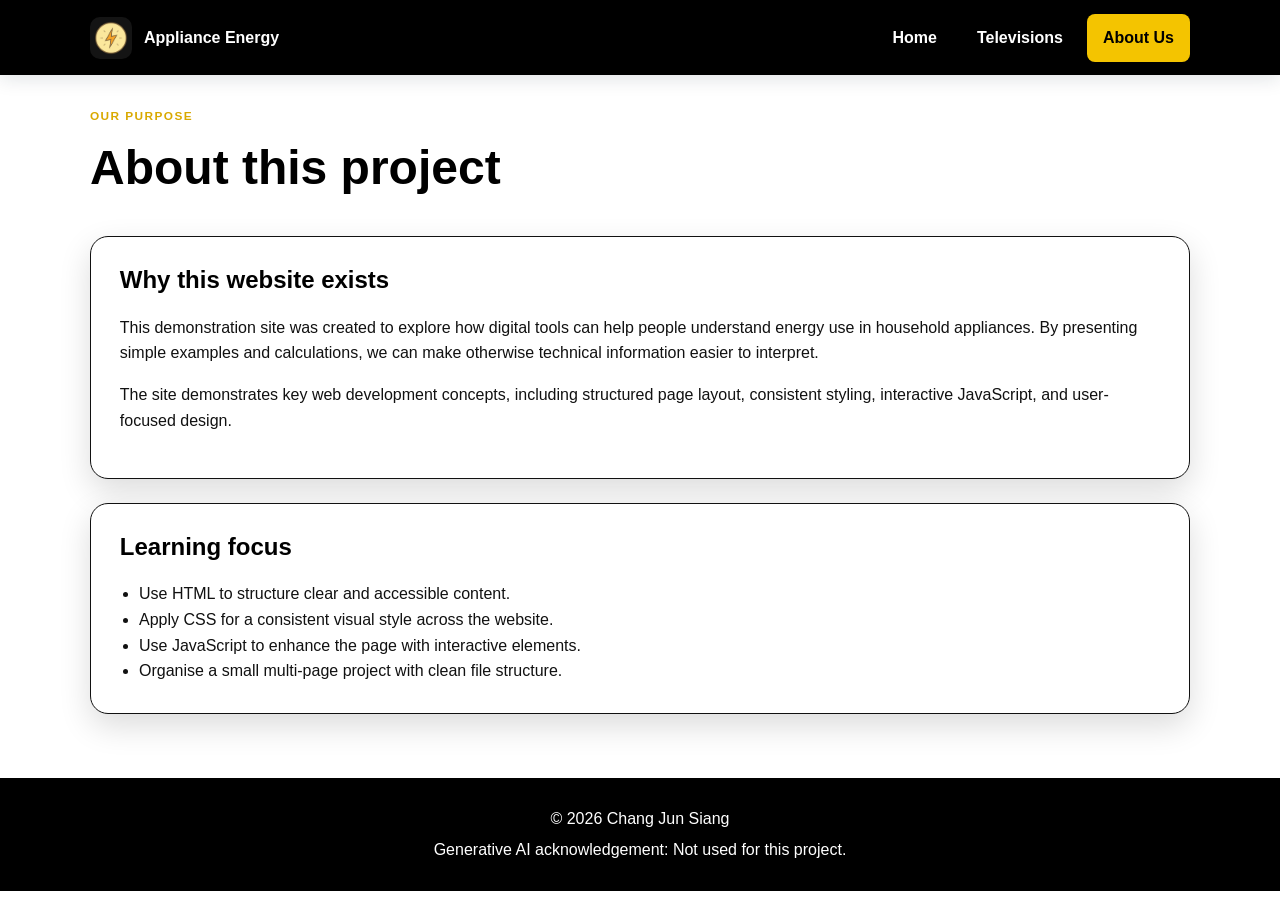
<file: Exercise 4/Exercise 4.3/about.html>
<!DOCTYPE html>
<html lang="en">
  <head>
    <meta charset="UTF-8" />
    <meta name="viewport" content="width=device-width, initial-scale=1.0" />
    <title>Appliance Energy Consumption Website | About Us</title>
    <link rel="stylesheet" href="assets/css/styles.css" />
  </head>
  <body>
    <header class="site-header">
      <nav class="top-nav" aria-label="Primary navigation">
        <a class="brand" href="index.html" aria-label="Go to home page">
          <img src="PowerIcon.png" alt="Power logo" />
          <span>Appliance Energy</span>
        </a>
        <div class="nav-links">
          <a class="nav-link" href="index.html">Home</a>
          <a class="nav-link" href="televisions.html">Televisions</a>
          <a class="nav-link" href="about.html">About Us</a>
        </div>
      </nav>
    </header>

    <main>
      <section class="page-header">
        <p class="eyebrow">Our purpose</p>
        <h1>About this project</h1>
      </section>

      <section class="content-card">
        <h2>Why this website exists</h2>
        <p>
          This demonstration site was created to explore how digital tools can help people
          understand energy use in household appliances. By presenting simple examples and
          calculations, we can make otherwise technical information easier to interpret.
        </p>
        <p>
          The site demonstrates key web development concepts, including structured page layout,
          consistent styling, interactive JavaScript, and user-focused design.
        </p>
      </section>

      <section class="content-card">
        <h2>Learning focus</h2>
        <ul class="feature-list">
          <li>Use HTML to structure clear and accessible content.</li>
          <li>Apply CSS for a consistent visual style across the website.</li>
          <li>Use JavaScript to enhance the page with interactive elements.</li>
          <li>Organise a small multi-page project with clean file structure.</li>
        </ul>
      </section>
    </main>

    <footer class="site-footer">
      <p>© <span id="year"></span> Chang Jun Siang</p>
      <p>Generative AI acknowledgement: Not used for this project.</p>
    </footer>

    <script src="assets/js/main.js"></script>
  </body>
</html>
</file>
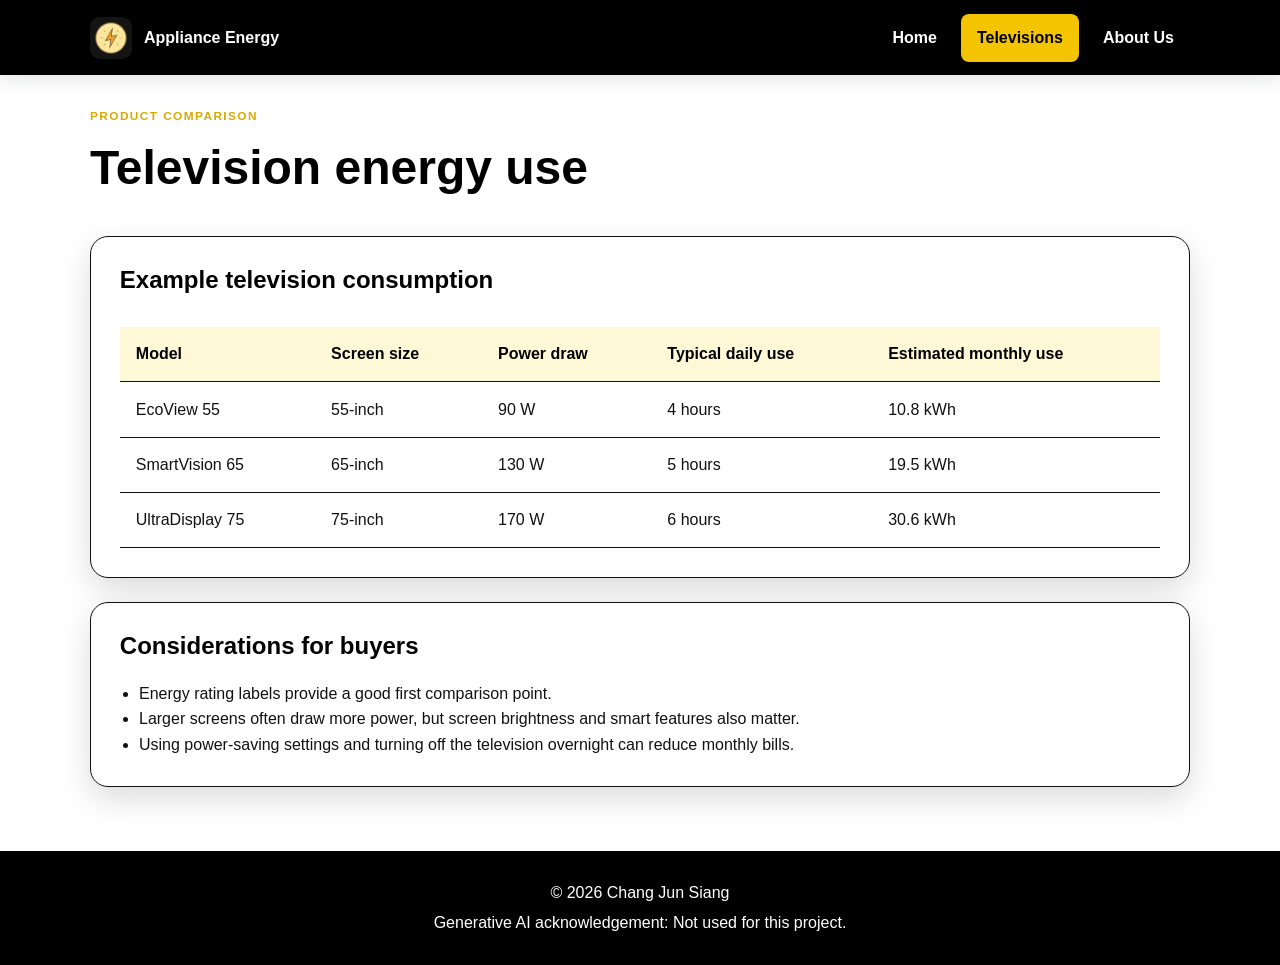
<file: Exercise 4/Exercise 4.3/televisions.html>
<!DOCTYPE html>
<html lang="en">
  <head>
    <meta charset="UTF-8" />
    <meta name="viewport" content="width=device-width, initial-scale=1.0" />
    <title>Appliance Energy Consumption Website | Televisions</title>
    <link rel="stylesheet" href="assets/css/styles.css" />
  </head>
  <body>
    <header class="site-header">
      <nav class="top-nav" aria-label="Primary navigation">
        <a class="brand" href="index.html" aria-label="Go to home page">
          <img src="PowerIcon.png" alt="Power logo" />
          <span>Appliance Energy</span>
        </a>
        <div class="nav-links">
          <a class="nav-link" href="index.html">Home</a>
          <a class="nav-link" href="televisions.html">Televisions</a>
          <a class="nav-link" href="about.html">About Us</a>
        </div>
      </nav>
    </header>

    <main>
      <section class="page-header">
        <p class="eyebrow">Product comparison</p>
        <h1>Television energy use</h1>
      </section>

      <section class="content-card">
        <h2>Example television consumption</h2>
        <div class="table-wrap">
          <table>
            <thead>
              <tr>
                <th>Model</th>
                <th>Screen size</th>
                <th>Power draw</th>
                <th>Typical daily use</th>
                <th>Estimated monthly use</th>
              </tr>
            </thead>
            <tbody>
              <tr>
                <td>EcoView 55</td>
                <td>55-inch</td>
                <td>90 W</td>
                <td>4 hours</td>
                <td>10.8 kWh</td>
              </tr>
              <tr>
                <td>SmartVision 65</td>
                <td>65-inch</td>
                <td>130 W</td>
                <td>5 hours</td>
                <td>19.5 kWh</td>
              </tr>
              <tr>
                <td>UltraDisplay 75</td>
                <td>75-inch</td>
                <td>170 W</td>
                <td>6 hours</td>
                <td>30.6 kWh</td>
              </tr>
            </tbody>
          </table>
        </div>
      </section>

      <section class="content-card">
        <h2>Considerations for buyers</h2>
        <ul class="feature-list">
          <li>Energy rating labels provide a good first comparison point.</li>
          <li>Larger screens often draw more power, but screen brightness and smart features also matter.</li>
          <li>Using power-saving settings and turning off the television overnight can reduce monthly bills.</li>
        </ul>
      </section>
    </main>

    <footer class="site-footer">
      <p>© <span id="year"></span> Chang Jun Siang</p>
      <p>Generative AI acknowledgement: Not used for this project.</p>
    </footer>

    <script src="assets/js/main.js"></script>
  </body>
</html>
</file>
<file: Exercise 0.2/assets/css/styles.css>
:root {
  --navy: #111111;
  --navy-deep: #000000;
  --teal: #d9a900;
  --green: #f4c400;
  --sand: #fff8d6;
  --white: #ffffff;
  --orange: #f4c400;
  --orange-deep: #d9a900;
  --text: #111111;
  --line: #111111;
  --shadow: rgba(0, 0, 0, 0.14);
}

* {
  box-sizing: border-box;
}

html {
  scroll-behavior: smooth;
}

body {
  margin: 0;
  font-family: Arial, Helvetica, sans-serif;
  background: #ffffff;
  color: var(--text);
  line-height: 1.6;
}

a {
  text-decoration: none;
  color: inherit;
}

img {
  max-width: 100%;
  display: block;
}

main {
  width: min(1100px, calc(100% - 2rem));
  margin: 2rem auto 4rem;
}

.site-header {
  background: #000000;
  box-shadow: 0 4px 18px rgba(11, 31, 51, 0.12);
}

.top-nav {
  width: min(1100px, calc(100% - 2rem));
  margin: 0 auto;
  display: flex;
  align-items: center;
  justify-content: space-between;
  gap: 1rem;
  padding: 0.85rem 0;
}

.brand {
  display: inline-flex;
  align-items: center;
  gap: 0.75rem;
  font-weight: 700;
  color: var(--white);
  transition: opacity 0.2s ease;
}

.brand:hover,
.brand:focus-visible {
  opacity: 0.85;
}

.brand img {
  width: 42px;
  height: 42px;
  border-radius: 10px;
  background: rgba(255, 255, 255, 0.08);
  padding: 4px;
}

.nav-links {
  display: flex;
  gap: 0.5rem;
  flex-wrap: wrap;
}

.nav-link {
  color: var(--white);
  padding: 0.7rem 1rem;
  border-radius: 8px;
  font-weight: 600;
  transition: background-color 0.2s ease, transform 0.2s ease;
}

.nav-link:hover,
.nav-link:focus-visible {
  background: rgba(255, 255, 255, 0.12);
  transform: translateY(-1px);
}

.nav-link.active {
  background: var(--orange);
  color: #000000;
}

.hero {
  display: grid;
  grid-template-columns: 1.5fr 1fr;
  gap: 1.5rem;
  align-items: stretch;
  margin-bottom: 1.5rem;
}

.hero-copy,
.hero-panel,
.content-card {
  background: var(--white);
  border: 1px solid var(--line);
  border-radius: 18px;
  box-shadow: 0 12px 32px var(--shadow);
}

.hero-copy {
  padding: 2.5rem;
}

.eyebrow {
  text-transform: uppercase;
  letter-spacing: 0.12em;
  font-weight: 700;
  color: var(--teal);
  margin-bottom: 0.8rem;
  font-size: 0.74rem;
}

h1, h2, h3 {
  margin-top: 0;
  color: var(--navy-deep);
  line-height: 1.2;
}

h1 {
  font-size: clamp(2rem, 4vw, 3rem);
}

.hero-copy p {
  font-size: 1.05rem;
}

.button {
  display: inline-flex;
  align-items: center;
  justify-content: center;
  border: none;
  border-radius: 999px;
  padding: 0.8rem 1.4rem;
  font-weight: 700;
  cursor: pointer;
  transition: transform 0.2s ease, box-shadow 0.2s ease;
}

.button:hover,
.button:focus-visible {
  transform: translateY(-1px);
}

.button.primary {
  background: var(--orange);
  color: #000000;
  box-shadow: 0 10px 22px rgba(217, 169, 0, 0.26);
}

.button.secondary {
  background: var(--sand);
  color: var(--navy-deep);
  border: 1px solid var(--line);
}

.hero-panel {
  padding: 2rem 1.5rem;
  background: var(--sand);
}

.hero-panel ul,
.feature-list {
  margin: 1rem 0 0;
  padding-left: 1.2rem;
}

.content-card {
  padding: 1.8rem;
  margin-top: 1.5rem;
}

.form-grid {
  display: grid;
  grid-template-columns: repeat(auto-fit, minmax(220px, 1fr));
  gap: 1rem;
}

label {
  display: block;
  font-weight: 700;
  color: var(--navy-deep);
}

input,
select,
button {
  font: inherit;
}

input,
select {
  width: 100%;
  margin-top: 0.45rem;
  padding: 0.8rem 0.9rem;
  background: #ffffff;
  border: 1px solid var(--line);
  border-radius: 10px;
  color: var(--text);
}

input:focus,
select:focus {
  outline: 2px solid rgba(244, 196, 0, 0.45);
  border-color: var(--teal);
}

.form-actions {
  display: flex;
  gap: 0.8rem;
  flex-wrap: wrap;
  margin-top: 1.2rem;
}

.calc-message {
  min-height: 1.4rem;
  margin-top: 1rem;
  font-weight: 700;
}

.calc-message.error {
  color: var(--orange-deep);
}

.calc-message.success {
  color: var(--teal);
}

.results-panel {
  margin-top: 1rem;
  padding: 1.1rem 1.2rem;
  border: 1px solid var(--line);
  border-radius: 12px;
  background: #f9fbfc;
}

.results-panel h3 {
  margin-bottom: 0.5rem;
}

.result-row {
  display: flex;
  justify-content: space-between;
  gap: 1rem;
  padding: 0.55rem 0;
  border-bottom: 1px solid var(--line);
}

.result-row:last-child {
  border-bottom: none;
}

.faq-section {
  margin-top: 1.5rem;
}

.faq-item {
  border: 1px solid var(--line);
  border-radius: 12px;
  overflow: hidden;
  background: #fbfcfd;
  margin-top: 0.9rem;
}

.faq-question {
  width: 100%;
  display: flex;
  justify-content: space-between;
  align-items: center;
  border: none;
  background: transparent;
  text-align: left;
  font-size: 1rem;
  font-weight: 700;
  padding: 1rem 1.2rem;
  color: var(--navy-deep);
  cursor: pointer;
}

.faq-question::after {
  content: "+";
  font-size: 1.4rem;
  color: var(--teal);
}

.faq-question.active::after {
  content: "−";
}

.faq-answer {
  max-height: 0;
  overflow: hidden;
  transition: max-height 0.25s ease;
}

.faq-answer p {
  margin: 0;
  padding: 0 1.2rem 1rem;
}

.page-header {
  margin-bottom: 1rem;
}

.table-wrap {
  overflow-x: auto;
}

table {
  width: 100%;
  border-collapse: collapse;
  margin-top: 0.75rem;
}

th,
td {
  text-align: left;
  padding: 0.9rem 1rem;
  border-bottom: 1px solid var(--line);
}

th {
  background: var(--sand);
  color: var(--navy-deep);
}

.site-footer {
  background: #000000;
  color: var(--white);
  text-align: center;
  padding: 1.5rem 1rem;
}

.site-footer p {
  margin: 0.3rem 0;
}

.storyboard-grid {
  display: grid;
  grid-template-columns: repeat(auto-fit, minmax(240px, 1fr));
  gap: 1rem;
}

@media (max-width: 640px) {
  .top-nav {
    align-items: flex-start;
    flex-direction: column;
  }
}

@media (max-width: 760px) {
  .hero {
    grid-template-columns: 1fr;
  }

  .top-nav {
    flex-direction: column;
    align-items: flex-start;
    padding-top: 1rem;
    padding-bottom: 1rem;
  }

  .nav-links {
    width: 100%;
  }

  .nav-link {
    flex: 1 1 auto;
    text-align: center;
  }
}
/* --- Storyboard 纸张网格布局 --- */
.storyboard-grid {
  display: grid;
  /* 自动响应式：屏幕大时并排多张，屏幕小时自动换行 */
  grid-template-columns: repeat(auto-fit, minmax(260px, 1fr));
  gap: 30px;
  padding: 20px 0;
  align-items: start;
}

/* --- 纸张卡片 (Paper Card) 设计 --- */
.paper-card {
  background-color: #fdfbf7; /* 微微偏暖的纸张颜色 */
  padding: 30px 20px 20px 20px;
  position: relative;
  border-radius: 2px;
  /* 模拟纸张的立体阴影 */
  box-shadow: 
    0 4px 6px rgba(0, 0, 0, 0.05),
    0 10px 15px rgba(0, 0, 0, 0.03);
  border: 1px solid #eaeaea;
  transition: transform 0.3s ease, box-shadow 0.3s ease;
}

/* 顶部模拟透明胶带的视觉效果 */
.paper-card::before {
  content: '';
  position: absolute;
  top: -12px;
  left: 50%;
  transform: translateX(-50%);
  width: 70px;
  height: 25px;
  background-color: rgba(255, 255, 255, 0.5);
  border: 1px solid rgba(0, 0, 0, 0.1);
  box-shadow: 0 1px 3px rgba(0, 0, 0, 0.05);
}

/* 鼠标悬停时的浮动效果 */
.paper-card:hover {
  transform: translateY(-5px) rotate(-1deg);
  box-shadow: 
    0 8px 15px rgba(0, 0, 0, 0.1),
    0 15px 25px rgba(0, 0, 0, 0.05);
}

/* --- 卡片内部文字排版 --- */
.paper-card .step-number {
  position: absolute;
  top: 10px;
  left: 15px;
  font-size: 0.9rem;
  font-weight: bold;
  color: #ccc;
}

.paper-card h3 {
  font-size: 1.2rem;
  color: #2c3e50;
  margin: 10px 0;
  border-bottom: 2px dashed #e0e0e0; /* 虚线分割线 */
  padding-bottom: 8px;
  text-transform: uppercase;
}

.paper-card h4 {
  font-size: 1rem;
  color: #34495e;
  margin: 10px 0;
  font-weight: 600;
}

.paper-card p {
  font-size: 0.95rem;
  color: #555;
  line-height: 1.6;
  margin: 0;
}
</file>
<file: Exercise 3/assets/css/styles.css>
:root {
  --navy: #111111;
  --navy-deep: #000000;
  --teal: #d9a900;
  --green: #f4c400;
  --sand: #fff8d6;
  --white: #ffffff;
  --orange: #f4c400;
  --orange-deep: #d9a900;
  --text: #111111;
  --line: #111111;
  --shadow: rgba(0, 0, 0, 0.14);
}

* {
  box-sizing: border-box;
}

html {
  scroll-behavior: smooth;
}

body {
  margin: 0;
  font-family: Arial, Helvetica, sans-serif;
  background: #ffffff;
  color: var(--text);
  line-height: 1.6;
}

a {
  text-decoration: none;
  color: inherit;
}

img {
  max-width: 100%;
  display: block;
}

main {
  width: min(1100px, calc(100% - 2rem));
  margin: 2rem auto 4rem;
}

.site-header {
  background: #000000;
  box-shadow: 0 4px 18px rgba(11, 31, 51, 0.12);
}

.top-nav {
  width: min(1100px, calc(100% - 2rem));
  margin: 0 auto;
  display: flex;
  align-items: center;
  justify-content: space-between;
  gap: 1rem;
  padding: 0.85rem 0;
}

.brand {
  display: inline-flex;
  align-items: center;
  gap: 0.75rem;
  font-weight: 700;
  color: var(--white);
  transition: opacity 0.2s ease;
}

.brand:hover,
.brand:focus-visible {
  opacity: 0.85;
}

.brand img {
  width: 42px;
  height: 42px;
  border-radius: 10px;
  background: rgba(255, 255, 255, 0.08);
  padding: 4px;
}

.nav-links {
  display: flex;
  gap: 0.5rem;
  flex-wrap: wrap;
}

.nav-link {
  color: var(--white);
  padding: 0.7rem 1rem;
  border-radius: 8px;
  font-weight: 600;
  transition: background-color 0.2s ease, transform 0.2s ease;
}

.nav-link:hover,
.nav-link:focus-visible {
  background: rgba(255, 255, 255, 0.12);
  transform: translateY(-1px);
}

.nav-link.active {
  background: var(--orange);
  color: #000000;
}

.hero {
  display: grid;
  grid-template-columns: 1.5fr 1fr;
  gap: 1.5rem;
  align-items: stretch;
  margin-bottom: 1.5rem;
}

.hero-copy,
.hero-panel,
.content-card {
  background: var(--white);
  border: 1px solid var(--line);
  border-radius: 18px;
  box-shadow: 0 12px 32px var(--shadow);
}

.hero-copy {
  padding: 2.5rem;
}

.eyebrow {
  text-transform: uppercase;
  letter-spacing: 0.12em;
  font-weight: 700;
  color: var(--teal);
  margin-bottom: 0.8rem;
  font-size: 0.74rem;
}

h1, h2, h3 {
  margin-top: 0;
  color: var(--navy-deep);
  line-height: 1.2;
}

h1 {
  font-size: clamp(2rem, 4vw, 3rem);
}

.hero-copy p {
  font-size: 1.05rem;
}

.button {
  display: inline-flex;
  align-items: center;
  justify-content: center;
  border: none;
  border-radius: 999px;
  padding: 0.8rem 1.4rem;
  font-weight: 700;
  cursor: pointer;
  transition: transform 0.2s ease, box-shadow 0.2s ease;
}

.button:hover,
.button:focus-visible {
  transform: translateY(-1px);
}

.button.primary {
  background: var(--orange);
  color: #000000;
  box-shadow: 0 10px 22px rgba(217, 169, 0, 0.26);
}

.button.secondary {
  background: var(--sand);
  color: var(--navy-deep);
  border: 1px solid var(--line);
}

.hero-panel {
  padding: 2rem 1.5rem;
  background: var(--sand);
}

.hero-panel ul,
.feature-list {
  margin: 1rem 0 0;
  padding-left: 1.2rem;
}

.content-card {
  padding: 1.8rem;
  margin-top: 1.5rem;
}

.form-grid {
  display: grid;
  grid-template-columns: repeat(auto-fit, minmax(220px, 1fr));
  gap: 1rem;
}

label {
  display: block;
  font-weight: 700;
  color: var(--navy-deep);
}

input,
select,
button {
  font: inherit;
}

input,
select {
  width: 100%;
  margin-top: 0.45rem;
  padding: 0.8rem 0.9rem;
  background: #ffffff;
  border: 1px solid var(--line);
  border-radius: 10px;
  color: var(--text);
}

input:focus,
select:focus {
  outline: 2px solid rgba(244, 196, 0, 0.45);
  border-color: var(--teal);
}

.form-actions {
  display: flex;
  gap: 0.8rem;
  flex-wrap: wrap;
  margin-top: 1.2rem;
}

.calc-message {
  min-height: 1.4rem;
  margin-top: 1rem;
  font-weight: 700;
}

.calc-message.error {
  color: var(--orange-deep);
}

.calc-message.success {
  color: var(--teal);
}

.results-panel {
  margin-top: 1rem;
  padding: 1.1rem 1.2rem;
  border: 1px solid var(--line);
  border-radius: 12px;
  background: #f9fbfc;
}

.results-panel h3 {
  margin-bottom: 0.5rem;
}

.result-row {
  display: flex;
  justify-content: space-between;
  gap: 1rem;
  padding: 0.55rem 0;
  border-bottom: 1px solid var(--line);
}

.result-row:last-child {
  border-bottom: none;
}

.faq-section {
  margin-top: 1.5rem;
}

.faq-item {
  border: 1px solid var(--line);
  border-radius: 12px;
  overflow: hidden;
  background: #fbfcfd;
  margin-top: 0.9rem;
}

.faq-question {
  width: 100%;
  display: flex;
  justify-content: space-between;
  align-items: center;
  border: none;
  background: transparent;
  text-align: left;
  font-size: 1rem;
  font-weight: 700;
  padding: 1rem 1.2rem;
  color: var(--navy-deep);
  cursor: pointer;
}

.faq-question::after {
  content: "+";
  font-size: 1.4rem;
  color: var(--teal);
}

.faq-question.active::after {
  content: "−";
}

.faq-answer {
  max-height: 0;
  overflow: hidden;
  transition: max-height 0.25s ease;
}

.faq-answer p {
  margin: 0;
  padding: 0 1.2rem 1rem;
}

.page-header {
  margin-bottom: 1rem;
}

.table-wrap {
  overflow-x: auto;
}

table {
  width: 100%;
  border-collapse: collapse;
  margin-top: 0.75rem;
}

th,
td {
  text-align: left;
  padding: 0.9rem 1rem;
  border-bottom: 1px solid var(--line);
}

th {
  background: var(--sand);
  color: var(--navy-deep);
}

.site-footer {
  background: #000000;
  color: var(--white);
  text-align: center;
  padding: 1.5rem 1rem;
}

.site-footer p {
  margin: 0.3rem 0;
}

.storyboard-grid {
  display: grid;
  grid-template-columns: repeat(auto-fit, minmax(240px, 1fr));
  gap: 1rem;
}

@media (max-width: 640px) {
  .top-nav {
    align-items: flex-start;
    flex-direction: column;
  }
}

@media (max-width: 760px) {
  .hero {
    grid-template-columns: 1fr;
  }

  .top-nav {
    flex-direction: column;
    align-items: flex-start;
    padding-top: 1rem;
    padding-bottom: 1rem;
  }

  .nav-links {
    width: 100%;
  }

  .nav-link {
    flex: 1 1 auto;
    text-align: center;
  }
}
/* --- Storyboard 纸张网格布局 --- */
.storyboard-grid {
  display: grid;
  /* 自动响应式：屏幕大时并排多张，屏幕小时自动换行 */
  grid-template-columns: repeat(auto-fit, minmax(260px, 1fr));
  gap: 30px;
  padding: 20px 0;
  align-items: start;
}

/* --- 纸张卡片 (Paper Card) 设计 --- */
.paper-card {
  background-color: #fdfbf7; /* 微微偏暖的纸张颜色 */
  padding: 30px 20px 20px 20px;
  position: relative;
  border-radius: 2px;
  /* 模拟纸张的立体阴影 */
  box-shadow: 
    0 4px 6px rgba(0, 0, 0, 0.05),
    0 10px 15px rgba(0, 0, 0, 0.03);
  border: 1px solid #eaeaea;
  transition: transform 0.3s ease, box-shadow 0.3s ease;
}

/* 顶部模拟透明胶带的视觉效果 */
.paper-card::before {
  content: '';
  position: absolute;
  top: -12px;
  left: 50%;
  transform: translateX(-50%);
  width: 70px;
  height: 25px;
  background-color: rgba(255, 255, 255, 0.5);
  border: 1px solid rgba(0, 0, 0, 0.1);
  box-shadow: 0 1px 3px rgba(0, 0, 0, 0.05);
}

/* 鼠标悬停时的浮动效果 */
.paper-card:hover {
  transform: translateY(-5px) rotate(-1deg);
  box-shadow: 
    0 8px 15px rgba(0, 0, 0, 0.1),
    0 15px 25px rgba(0, 0, 0, 0.05);
}

/* --- 卡片内部文字排版 --- */
.paper-card .step-number {
  position: absolute;
  top: 10px;
  left: 15px;
  font-size: 0.9rem;
  font-weight: bold;
  color: #ccc;
}

.paper-card h3 {
  font-size: 1.2rem;
  color: #2c3e50;
  margin: 10px 0;
  border-bottom: 2px dashed #e0e0e0; /* 虚线分割线 */
  padding-bottom: 8px;
  text-transform: uppercase;
}

.paper-card h4 {
  font-size: 1rem;
  color: #34495e;
  margin: 10px 0;
  font-weight: 600;
}

.paper-card p {
  font-size: 0.95rem;
  color: #555;
  line-height: 1.6;
  margin: 0;
}
</file>
<file: Exercise 4/Exercise 4.3/assets/css/styles.css>
:root {
  --navy: #111111;
  --navy-deep: #000000;
  --teal: #d9a900;
  --green: #f4c400;
  --sand: #fff8d6;
  --white: #ffffff;
  --orange: #f4c400;
  --orange-deep: #d9a900;
  --text: #111111;
  --line: #111111;
  --shadow: rgba(0, 0, 0, 0.14);
}

* {
  box-sizing: border-box;
}

html {
  scroll-behavior: smooth;
}

body {
  margin: 0;
  font-family: Arial, Helvetica, sans-serif;
  background: #ffffff;
  color: var(--text);
  line-height: 1.6;
}

a {
  text-decoration: none;
  color: inherit;
}

img {
  max-width: 100%;
  display: block;
}

main {
  width: min(1100px, calc(100% - 2rem));
  margin: 2rem auto 4rem;
}

.site-header {
  background: #000000;
  box-shadow: 0 4px 18px rgba(11, 31, 51, 0.12);
}

.top-nav {
  width: min(1100px, calc(100% - 2rem));
  margin: 0 auto;
  display: flex;
  align-items: center;
  justify-content: space-between;
  gap: 1rem;
  padding: 0.85rem 0;
}

.brand {
  display: inline-flex;
  align-items: center;
  gap: 0.75rem;
  font-weight: 700;
  color: var(--white);
  transition: opacity 0.2s ease;
}

.brand:hover,
.brand:focus-visible {
  opacity: 0.85;
}

.brand img {
  width: 42px;
  height: 42px;
  border-radius: 10px;
  background: rgba(255, 255, 255, 0.08);
  padding: 4px;
}

.nav-links {
  display: flex;
  gap: 0.5rem;
  flex-wrap: wrap;
}

.nav-link {
  color: var(--white);
  padding: 0.7rem 1rem;
  border-radius: 8px;
  font-weight: 600;
  transition: background-color 0.2s ease, transform 0.2s ease;
}

.nav-link:hover,
.nav-link:focus-visible {
  background: rgba(255, 255, 255, 0.12);
  transform: translateY(-1px);
}

.nav-link.active {
  background: var(--orange);
  color: #000000;
}

.hero {
  display: grid;
  grid-template-columns: 1.5fr 1fr;
  gap: 1.5rem;
  align-items: stretch;
  margin-bottom: 1.5rem;
}

.hero-copy,
.hero-panel,
.content-card {
  background: var(--white);
  border: 1px solid var(--line);
  border-radius: 18px;
  box-shadow: 0 12px 32px var(--shadow);
}

.hero-copy {
  padding: 2.5rem;
}

.eyebrow {
  text-transform: uppercase;
  letter-spacing: 0.12em;
  font-weight: 700;
  color: var(--teal);
  margin-bottom: 0.8rem;
  font-size: 0.74rem;
}

h1, h2, h3 {
  margin-top: 0;
  color: var(--navy-deep);
  line-height: 1.2;
}

h1 {
  font-size: clamp(2rem, 4vw, 3rem);
}

.hero-copy p {
  font-size: 1.05rem;
}

.button {
  display: inline-flex;
  align-items: center;
  justify-content: center;
  border: none;
  border-radius: 999px;
  padding: 0.8rem 1.4rem;
  font-weight: 700;
  cursor: pointer;
  transition: transform 0.2s ease, box-shadow 0.2s ease;
}

.button:hover,
.button:focus-visible {
  transform: translateY(-1px);
}

.button.primary {
  background: var(--orange);
  color: #000000;
  box-shadow: 0 10px 22px rgba(217, 169, 0, 0.26);
}

.button.secondary {
  background: var(--sand);
  color: var(--navy-deep);
  border: 1px solid var(--line);
}

.hero-panel {
  padding: 2rem 1.5rem;
  background: var(--sand);
}

.hero-panel ul,
.feature-list {
  margin: 1rem 0 0;
  padding-left: 1.2rem;
}

.content-card {
  padding: 1.8rem;
  margin-top: 1.5rem;
}

.form-grid {
  display: grid;
  grid-template-columns: repeat(auto-fit, minmax(220px, 1fr));
  gap: 1rem;
}

label {
  display: block;
  font-weight: 700;
  color: var(--navy-deep);
}

input,
select,
button {
  font: inherit;
}

input,
select {
  width: 100%;
  margin-top: 0.45rem;
  padding: 0.8rem 0.9rem;
  background: #ffffff;
  border: 1px solid var(--line);
  border-radius: 10px;
  color: var(--text);
}

input:focus,
select:focus {
  outline: 2px solid rgba(244, 196, 0, 0.45);
  border-color: var(--teal);
}

.form-actions {
  display: flex;
  gap: 0.8rem;
  flex-wrap: wrap;
  margin-top: 1.2rem;
}

.calc-message {
  min-height: 1.4rem;
  margin-top: 1rem;
  font-weight: 700;
}

.calc-message.error {
  color: var(--orange-deep);
}

.calc-message.success {
  color: var(--teal);
}

.results-panel {
  margin-top: 1rem;
  padding: 1.1rem 1.2rem;
  border: 1px solid var(--line);
  border-radius: 12px;
  background: #f9fbfc;
}

.results-panel h3 {
  margin-bottom: 0.5rem;
}

.result-row {
  display: flex;
  justify-content: space-between;
  gap: 1rem;
  padding: 0.55rem 0;
  border-bottom: 1px solid var(--line);
}

.result-row:last-child {
  border-bottom: none;
}

.faq-section {
  margin-top: 1.5rem;
}

.faq-item {
  border: 1px solid var(--line);
  border-radius: 12px;
  overflow: hidden;
  background: #fbfcfd;
  margin-top: 0.9rem;
}

.faq-question {
  width: 100%;
  display: flex;
  justify-content: space-between;
  align-items: center;
  border: none;
  background: transparent;
  text-align: left;
  font-size: 1rem;
  font-weight: 700;
  padding: 1rem 1.2rem;
  color: var(--navy-deep);
  cursor: pointer;
}

.faq-question::after {
  content: "+";
  font-size: 1.4rem;
  color: var(--teal);
}

.faq-question.active::after {
  content: "−";
}

.faq-answer {
  max-height: 0;
  overflow: hidden;
  transition: max-height 0.25s ease;
}

.faq-answer p {
  margin: 0;
  padding: 0 1.2rem 1rem;
}

.page-header {
  margin-bottom: 1rem;
}

.table-wrap {
  overflow-x: auto;
}

table {
  width: 100%;
  border-collapse: collapse;
  margin-top: 0.75rem;
}

th,
td {
  text-align: left;
  padding: 0.9rem 1rem;
  border-bottom: 1px solid var(--line);
}

th {
  background: var(--sand);
  color: var(--navy-deep);
}

.site-footer {
  background: #000000;
  color: var(--white);
  text-align: center;
  padding: 1.5rem 1rem;
}

.site-footer p {
  margin: 0.3rem 0;
}

.storyboard-grid {
  display: grid;
  grid-template-columns: repeat(auto-fit, minmax(240px, 1fr));
  gap: 1rem;
}

@media (max-width: 640px) {
  .top-nav {
    align-items: flex-start;
    flex-direction: column;
  }
}

@media (max-width: 760px) {
  .hero {
    grid-template-columns: 1fr;
  }

  .top-nav {
    flex-direction: column;
    align-items: flex-start;
    padding-top: 1rem;
    padding-bottom: 1rem;
  }

  .nav-links {
    width: 100%;
  }

  .nav-link {
    flex: 1 1 auto;
    text-align: center;
  }
}
/* --- Storyboard 纸张网格布局 --- */
.storyboard-grid {
  display: grid;
  /* 自动响应式：屏幕大时并排多张，屏幕小时自动换行 */
  grid-template-columns: repeat(auto-fit, minmax(260px, 1fr));
  gap: 30px;
  padding: 20px 0;
  align-items: start;
}

/* --- 纸张卡片 (Paper Card) 设计 --- */
.paper-card {
  background-color: #fdfbf7; /* 微微偏暖的纸张颜色 */
  padding: 30px 20px 20px 20px;
  position: relative;
  border-radius: 2px;
  /* 模拟纸张的立体阴影 */
  box-shadow: 
    0 4px 6px rgba(0, 0, 0, 0.05),
    0 10px 15px rgba(0, 0, 0, 0.03);
  border: 1px solid #eaeaea;
  transition: transform 0.3s ease, box-shadow 0.3s ease;
}

/* 顶部模拟透明胶带的视觉效果 */
.paper-card::before {
  content: '';
  position: absolute;
  top: -12px;
  left: 50%;
  transform: translateX(-50%);
  width: 70px;
  height: 25px;
  background-color: rgba(255, 255, 255, 0.5);
  border: 1px solid rgba(0, 0, 0, 0.1);
  box-shadow: 0 1px 3px rgba(0, 0, 0, 0.05);
}

/* 鼠标悬停时的浮动效果 */
.paper-card:hover {
  transform: translateY(-5px) rotate(-1deg);
  box-shadow: 
    0 8px 15px rgba(0, 0, 0, 0.1),
    0 15px 25px rgba(0, 0, 0, 0.05);
}

/* --- 卡片内部文字排版 --- */
.paper-card .step-number {
  position: absolute;
  top: 10px;
  left: 15px;
  font-size: 0.9rem;
  font-weight: bold;
  color: #ccc;
}

.paper-card h3 {
  font-size: 1.2rem;
  color: #2c3e50;
  margin: 10px 0;
  border-bottom: 2px dashed #e0e0e0; /* 虚线分割线 */
  padding-bottom: 8px;
  text-transform: uppercase;
}

.paper-card h4 {
  font-size: 1rem;
  color: #34495e;
  margin: 10px 0;
  font-weight: 600;
}

.paper-card p {
  font-size: 0.95rem;
  color: #555;
  line-height: 1.6;
  margin: 0;
}
/* 【新增】4.3要求的响应式容器样式 */
.responsive-svg-container {
    margin-right: auto;
    margin-left: auto;
    width: 100%;
    max-width: 1200px;
}
</file>
